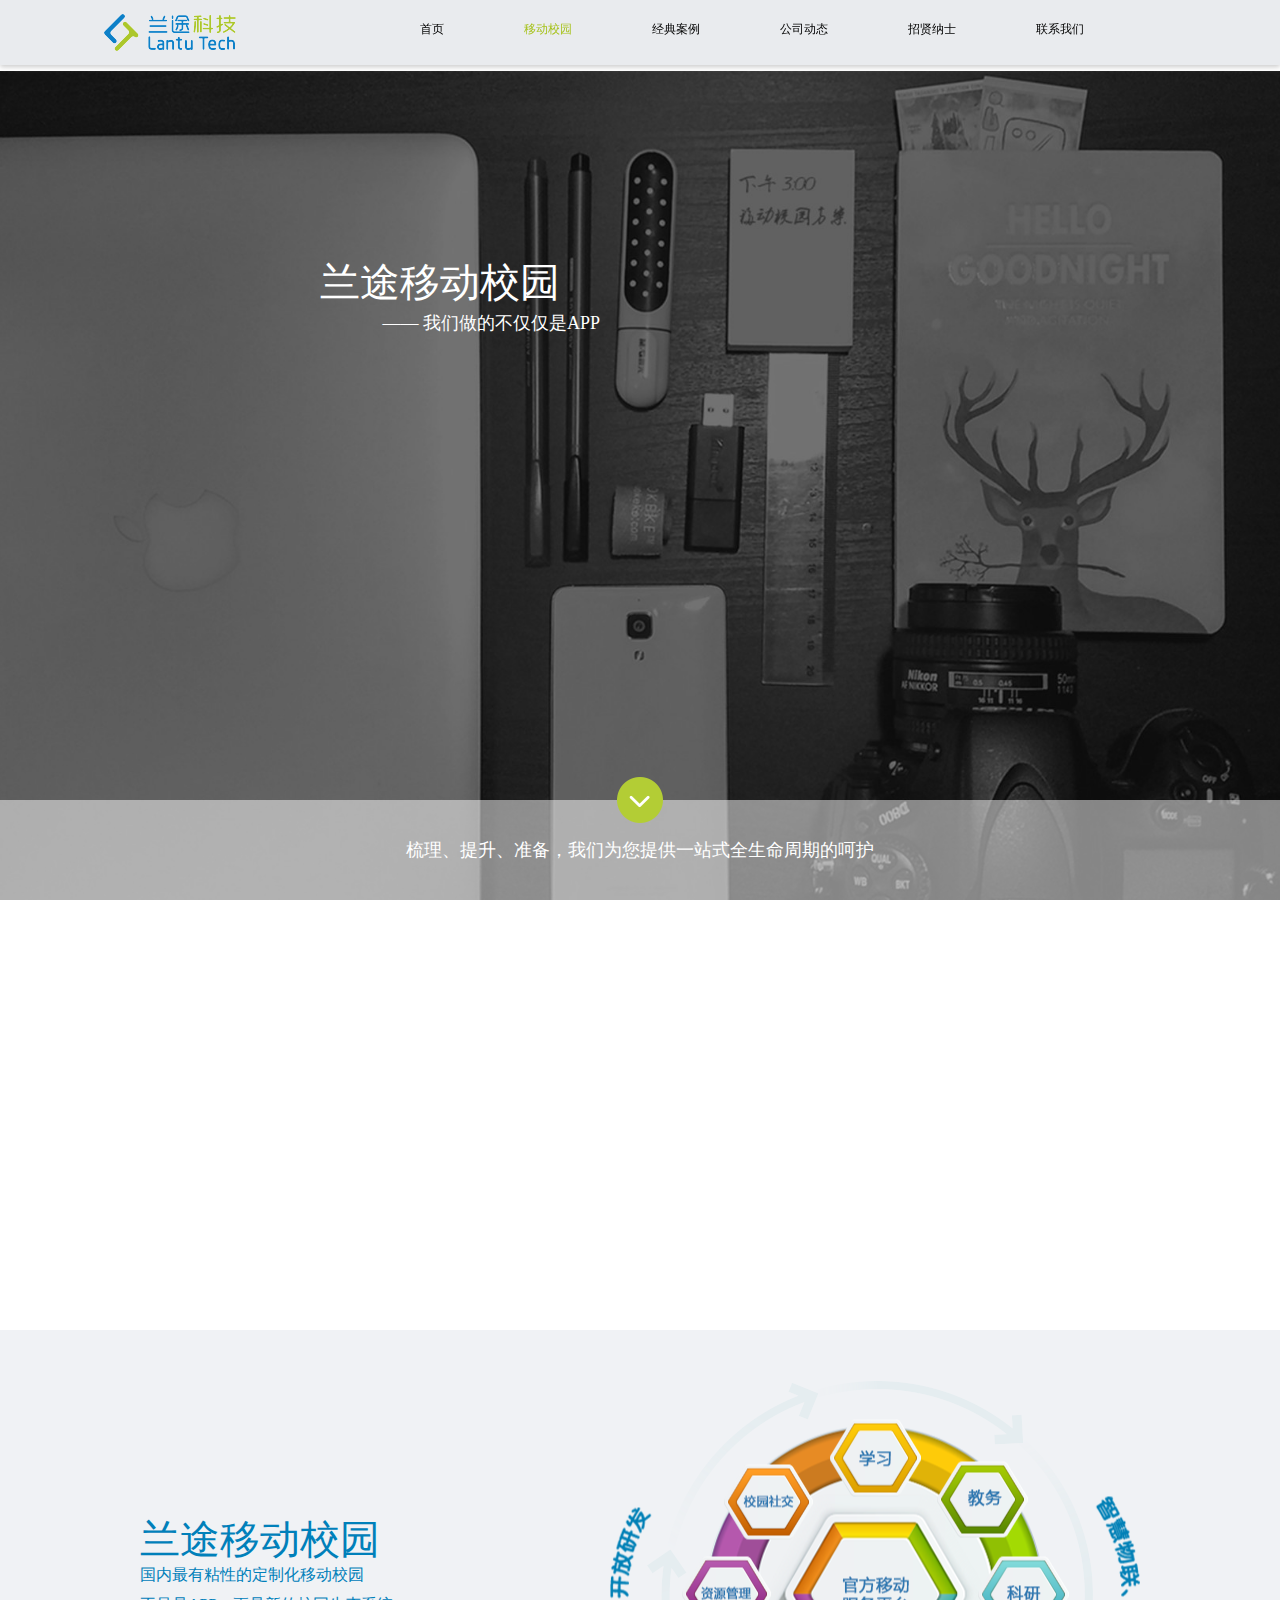
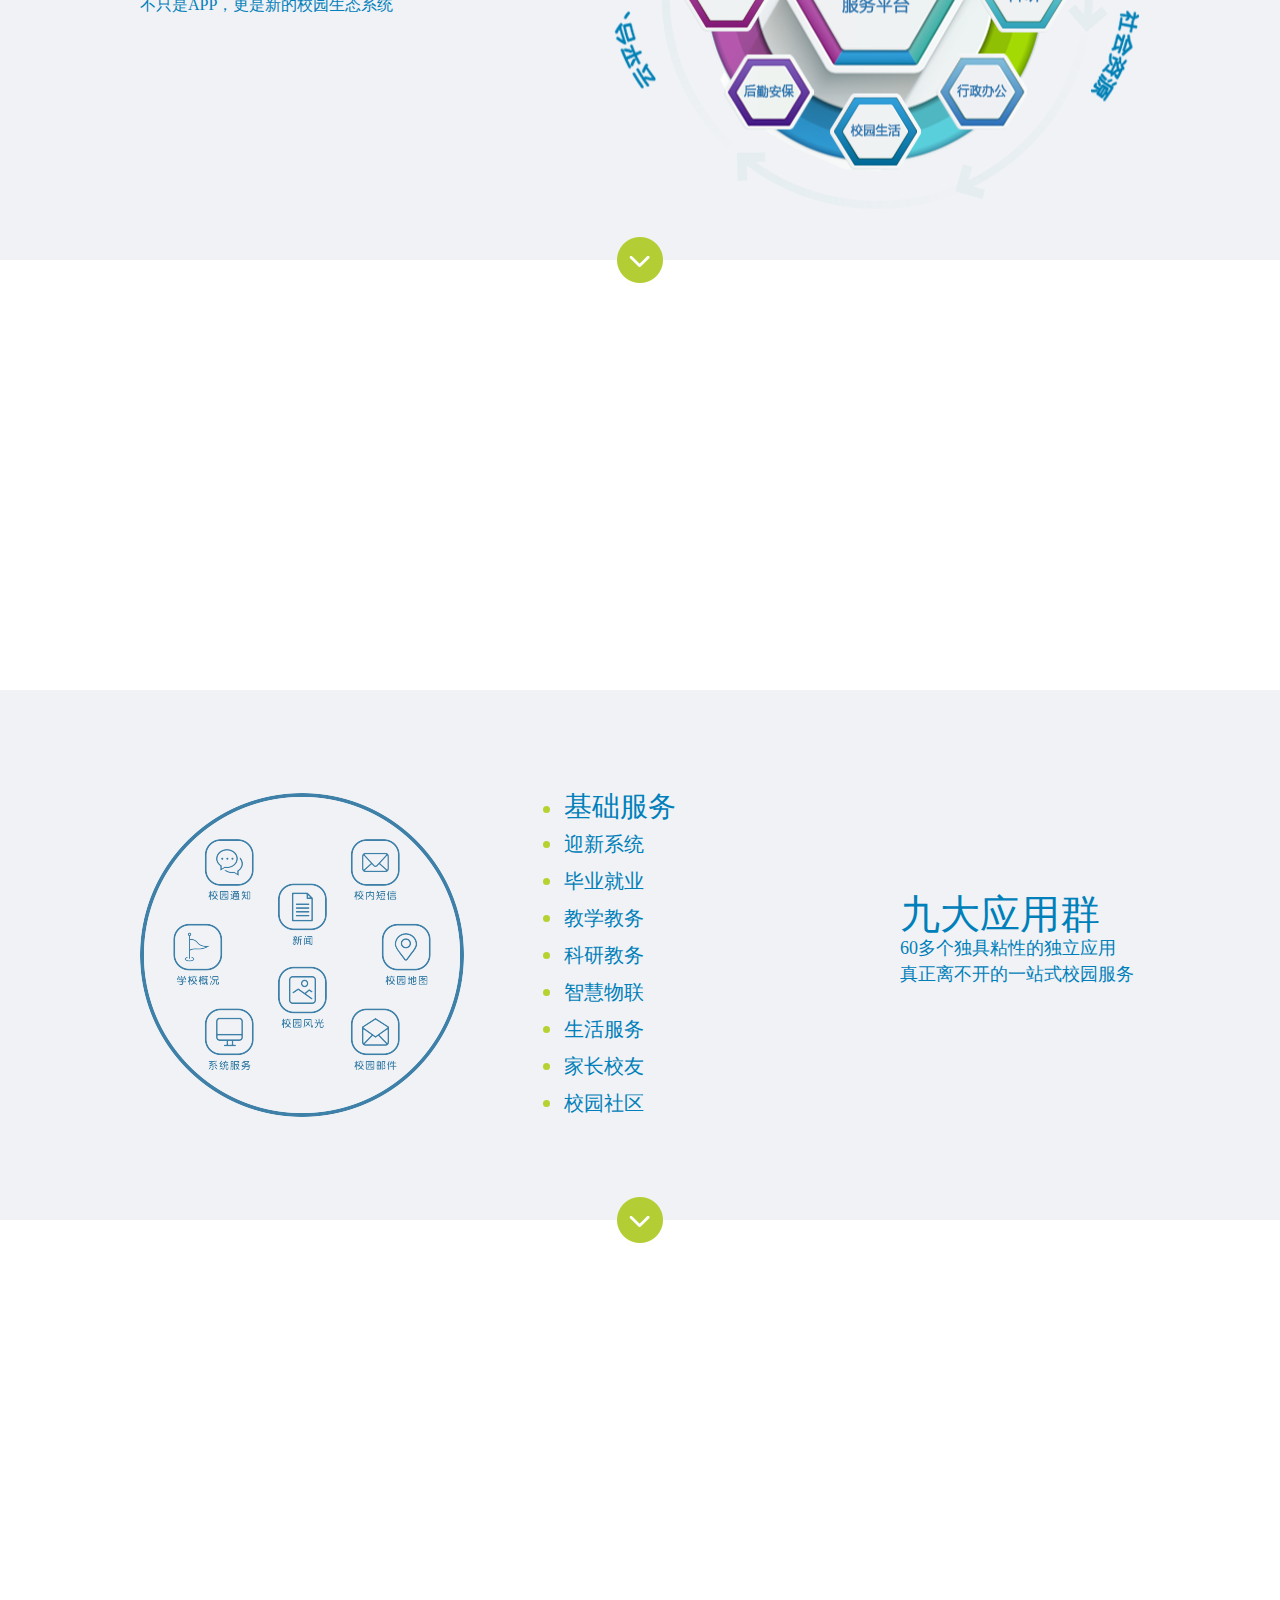
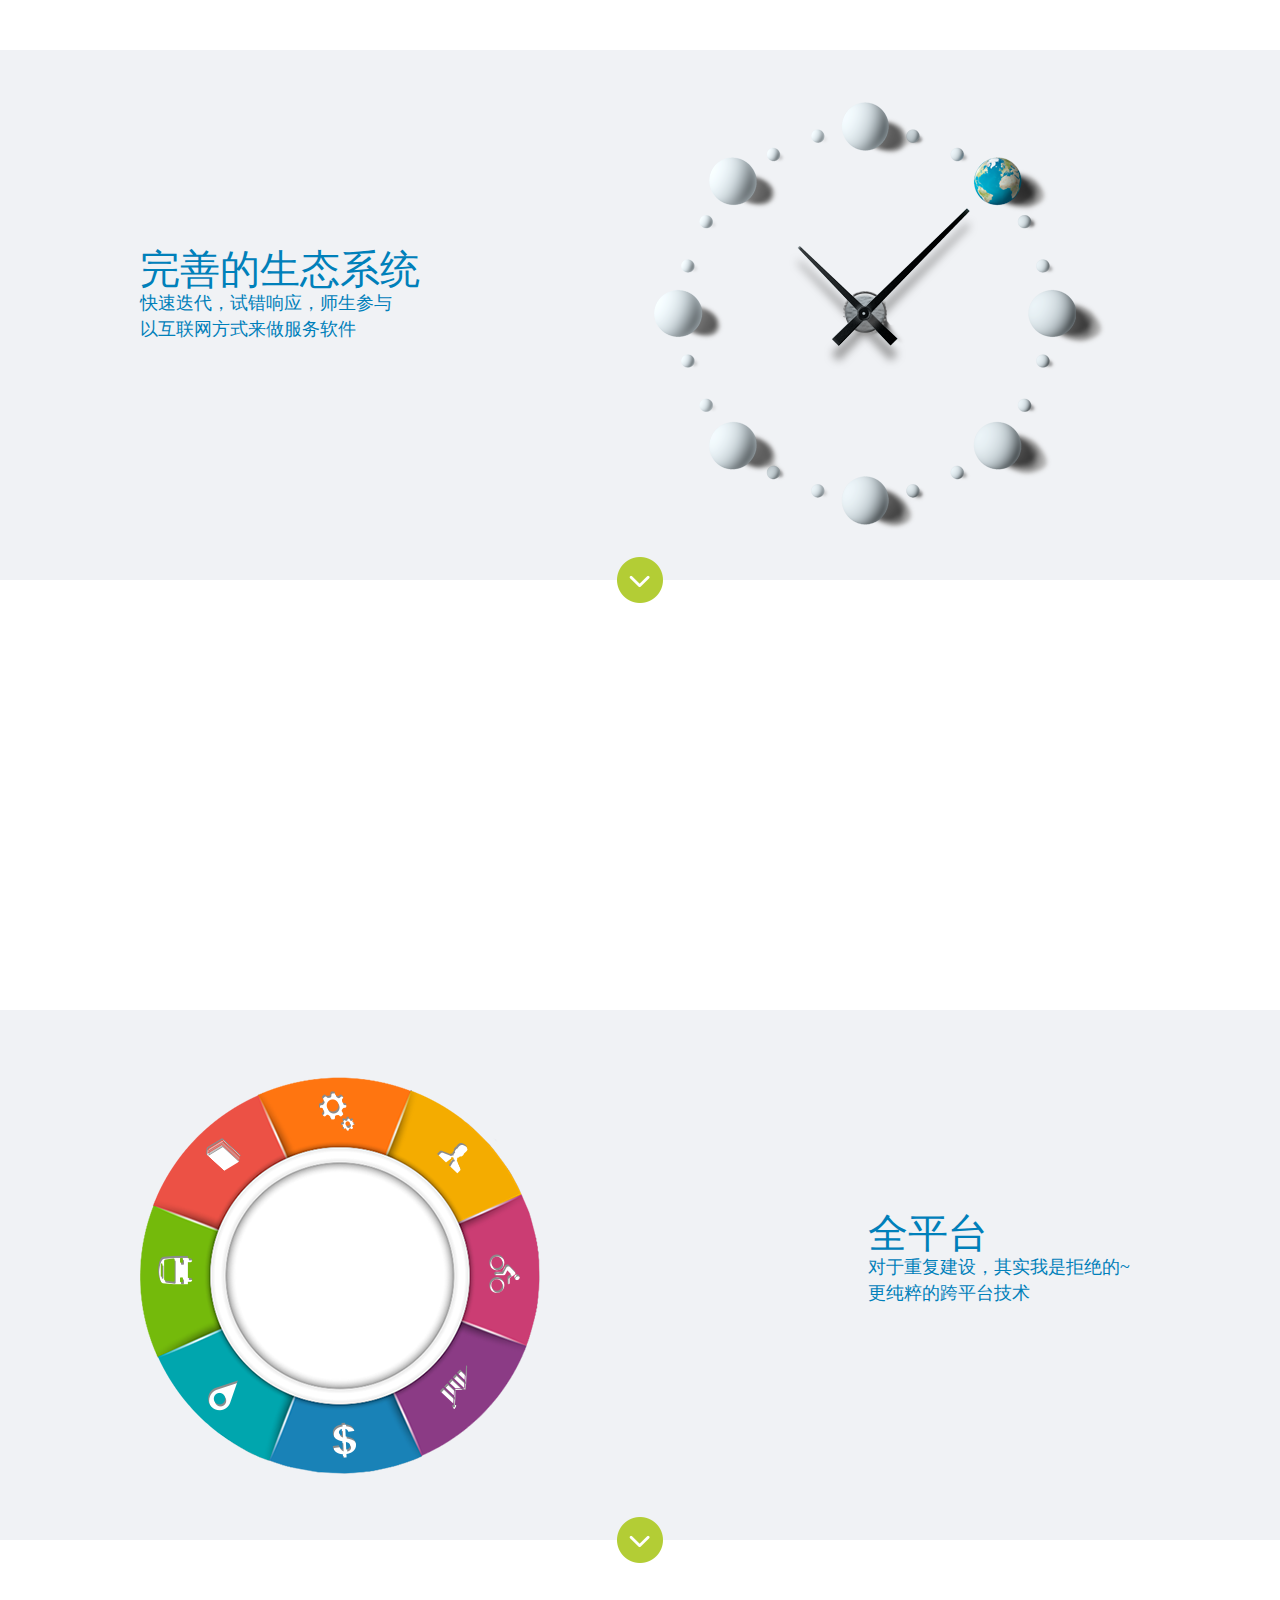
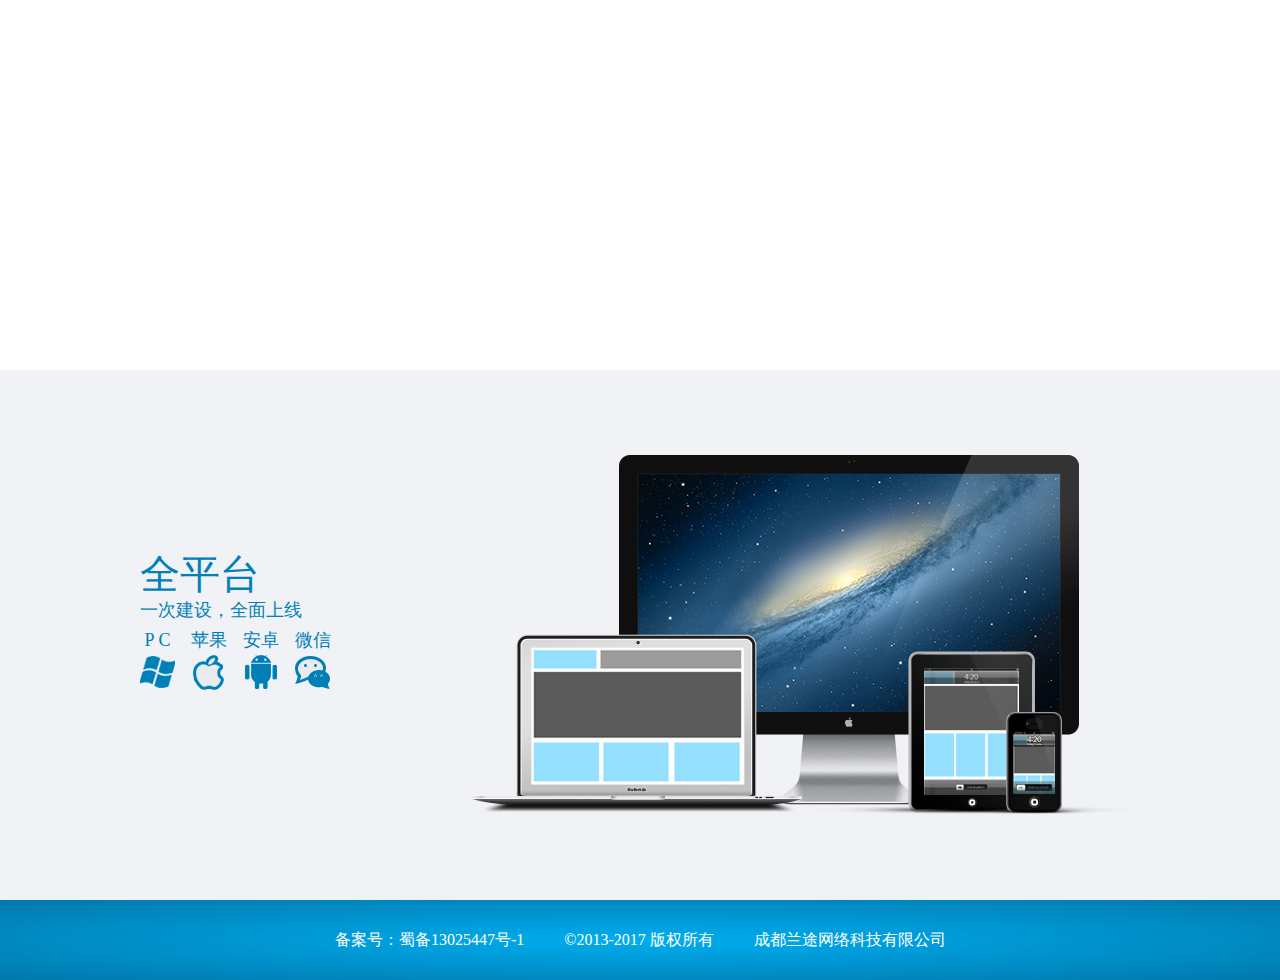
<file: campus.html>
<!DOCTYPE html>
<html lang="en">
<head>
    <meta charset="UTF-8">
    <meta name="Author" content="作者">
    <meta name="keywords" content="关键字">
    <meta name="description" content="描述">
    <title>兰途科技-移动校园</title>
    <link rel="icon" href="images/fav.ico">
    <link rel="stylesheet" href="css/reset.css">
    <link rel="stylesheet" href="css/common.css">
    <link rel="stylesheet" href="css/campus.css">
    <link rel="stylesheet" href="css/campusMedia.css">
    <script type='text/javascript' src="js/jquery-3.0.0.min.js"></script>
</head>
<body>
    <!--header Start-->
    <div class="header">
        <div class="h-main">
            <div class="logo"><a href="lantu.html"><img src="images/logo.png" alt=""></a></div>
            <div class="h-m-nav">
                <ul class="list1">
                    <li><a href="lantu.html">首页</a></li>
                    <li class="active"><a href="campus.html">移动校园</a></li>
                    <li><a href="case.html">经典案例</a></li>
                    <li><a href="news.html">公司动态</a></li>
                    <li><a href="join.html">招贤纳士</a></li>
                    <li><a href="contact.html">联系我们</a></li>
                </ul>
                <ul class="list2">
                    <li><a href="lantu.html">首页</a></li>
                    <li class="active"><a href="campus.html">移动校园</a></li>
                    <li><a href="case.html">经典案例</a></li>
                    <li class="more" onselectstart="return false">更多 <img src="images/lantu/nav_icon.png" alt="">
                        <div class="more-hide">
                            <ul>
                                <li><a href="news.html">行业新闻</a></li>
                                <li><a href="join.html">招贤纳士</a></li>
                                <li><a href="contact.html">联系我们</a></li>
                                <li><a href="">兰途家族</a></li>
                            </ul>
                        </div>
                    </li>
                </ul>
            </div>
        </div>
    </div>
    <!--ENd header-->
    <!--content Start-->
    <div class="content">
        <div class="part part1">
            <div class="title">
                <p class="p1">兰途移动校园</p>
                <p class="p2">—— 我们做的不仅仅是APP</p>
            </div>
            <div class="bottom">
                梳理、提升、准备，我们为您提供一站式全生命周期的呵护
                <p class="btn"></p>
            </div>
        </div>
        <div class="bg bg1"></div>
        <div class="part part2">
            <div class="wrap">
                <div class="left">
                    <p class="p1">兰途移动校园</p>
                    <p class="p2">国内最有粘性的定制化移动校园</p>
                    <p class="p3">不只是APP，更是新的校园生态系统</p>
                </div>
                <div class="right">
                    <p class="p1"><img src="images/campus/m3.png" alt=""></p>
                    <p class="p2"><img src="images/campus/ct3_out.png" alt=""></p>
                </div>
            </div>
            <p class="btn"></p>
        </div>
        <div class="bg bg2"></div>
        <div class="part part3">
            <div class="wrap">
                <div class="first">
                    <p class="p1">九大应用群</p>
                    <p class="p2">60多个独具粘性的独立应用</p>
                    <p class="p3">真正离不开的一站式校园服务</p>
                </div>
                <div class="second">
                    <ul>
                        <li class="l1"></li>
                        <li class="l2"></li>
                        <li class="l3"></li>
                        <li class="l4"></li>
                        <li class="l5"></li>
                        <li class="l6"></li>
                        <li class="l7"></li>
                        <li class="l8"></li>
                        <li class="l9"></li>
                    </ul>
                </div>
                <div class="three">
                    <ul>
                        <li class="active"><span>基础服务</span></li>
                        <li><span>迎新系统</span></li>
                        <li><span>毕业就业</span></li>
                        <li><span>教学教务</span></li>
                        <li><span>科研教务</span></li>
                        <li><span>智慧物联</span></li>
                        <li><span>生活服务</span></li>
                        <li><span>家长校友</span></li>
                        <li><span>校园社区</span></li>
                    </ul>
                </div>
            </div>
            <p class="btn"></p>
        </div>
        <div class="bg bg3"></div>
        <div class="part part4">
            <div class="wrap">
                <div class="first">
                    <p class="p1">完善的生态系统</p>
                    <p class="p2"> 快速迭代，试错响应，师生参与</p>
                    <p class="p3">以互联网方式来做服务软件</p>
                </div>
                <div class="second">
                    <p class="p1">
                        <img src="images/campus/m7.png" alt="">
                    </p>
                    <p class="p2">
                        <img src="images/campus/m7_c.png" alt="">
                    </p>
                </div>
            </div>
            <p class="btn"></p>
        </div>
        <div class="bg bg4"></div>
        <div class="part part5">
            <div class="wrap">
                <div class="first">
                    <p class="p1">全平台</p>
                    <p class="p2">对于重复建设，其实我是拒绝的~</p>
                    <p class="p3">更纯粹的跨平台技术</p>
                </div>
                <div class="second">
                    <div class="p5-img">
                        <img src="images/campus/m9.png" alt="">
                    </div>
                </div>
            </div>
            <p class="btn"></p>
        </div>
        <div class="bg bg5"></div>
        <div class="part part6">
            <div class="wrap">
                <div class="first">
                    <p class="p1">全平台</p>
                    <p class="p2">一次建设，全面上线</p>
                    <div class="p3">
                        <ul>
                            <li><span>P C</span><img src="images/campus/m11_win.png" alt=""></li>
                            <li><span>苹果</span><img src="images/campus/m11_ios.png" alt=""></li>
                            <li><span>安卓</span><img src="images/campus/m11_an.png" alt=""></li>
                            <li><span>微信</span><img src="images/campus/m11_we.png" alt=""></li>
                        </ul>
                    </div>
                </div>
                <div class="second">
                    <img src="images/campus/m11.png" alt="">
                </div>
            </div>
        </div>
    </div>
    <!--End start-->
    <!--footer Start-->
    <div class="footer">
        <div class="f-p">
            <p class="p1">备案号：蜀备13025447号-1</p>
            <p class="p2">©2013-2017 版权所有</p>
            <p class="p3">成都兰途网络科技有限公司</p>
        </div>
    </div>
    <!--End footer-->
<script type="text/javascript" src="js/campus.js"></script>
<script type="text/javascript" src="js/common.js"></script>
</body>
</html>
</file>
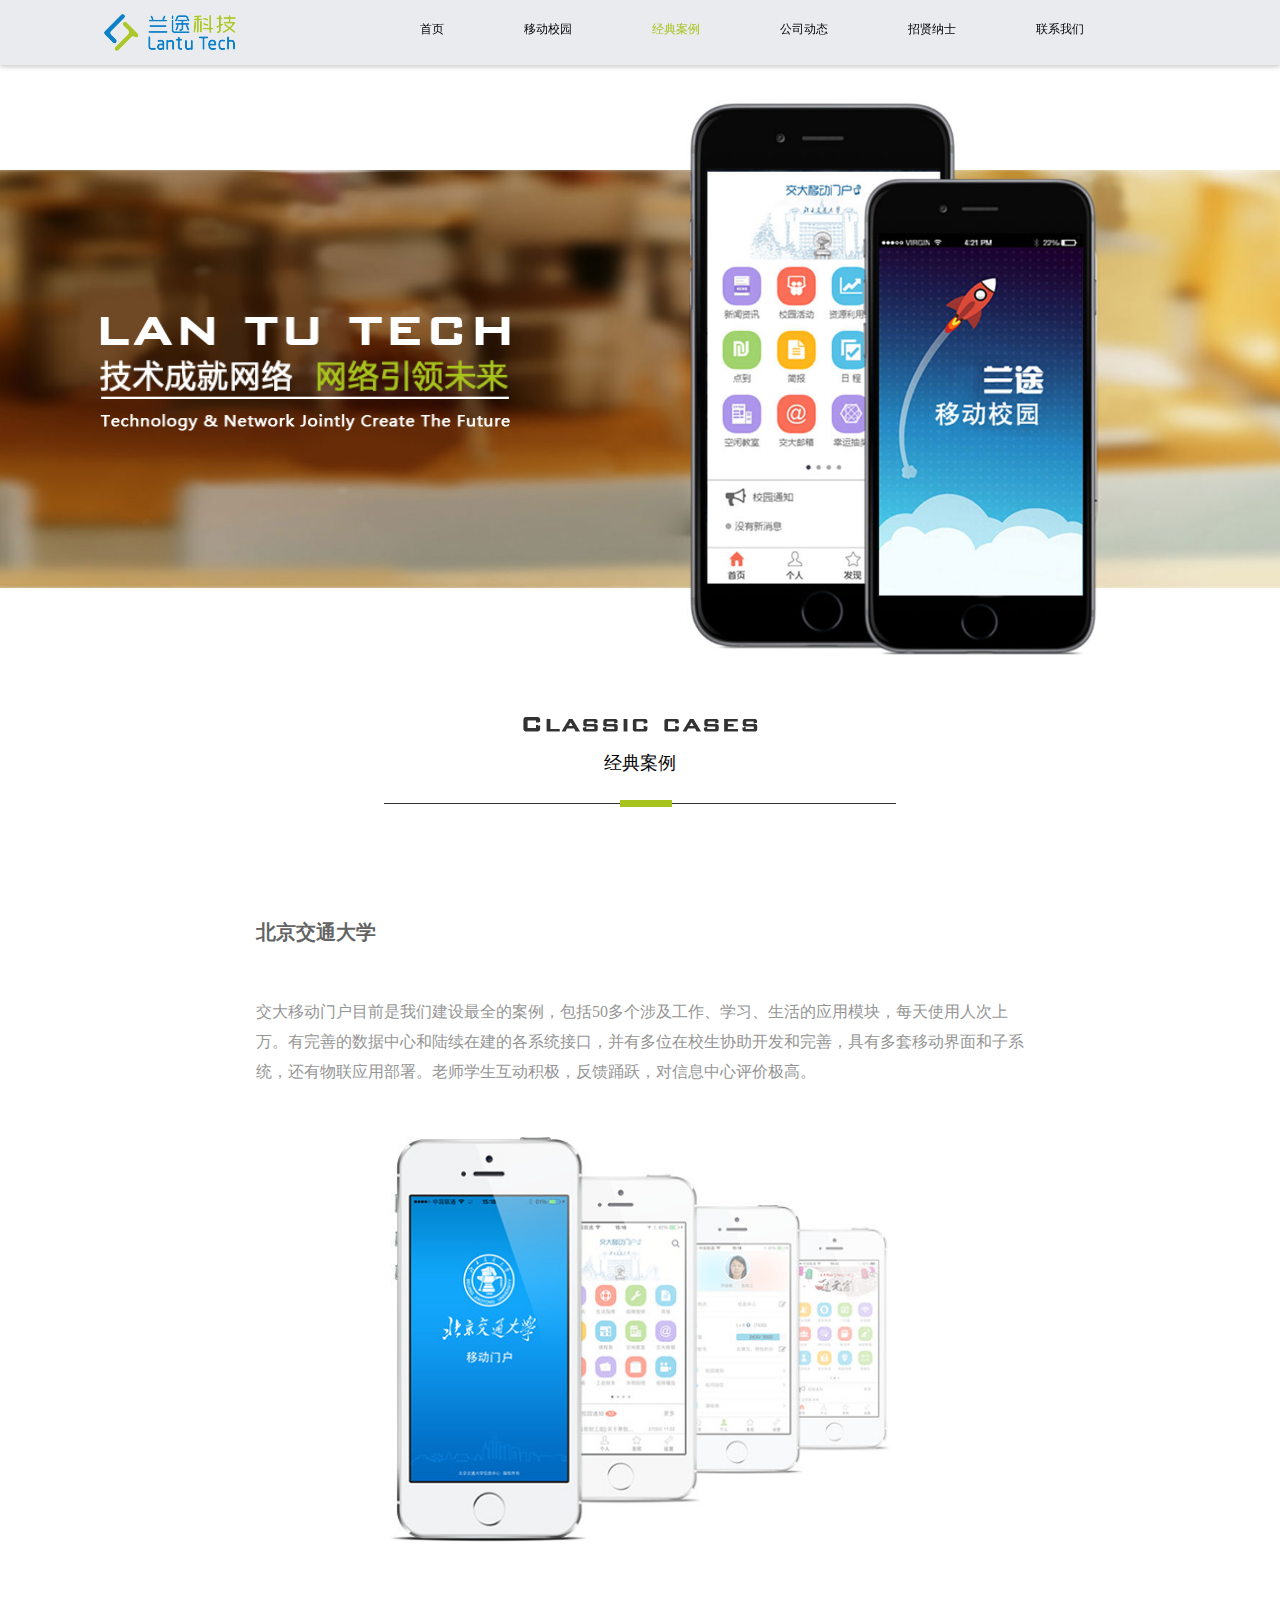
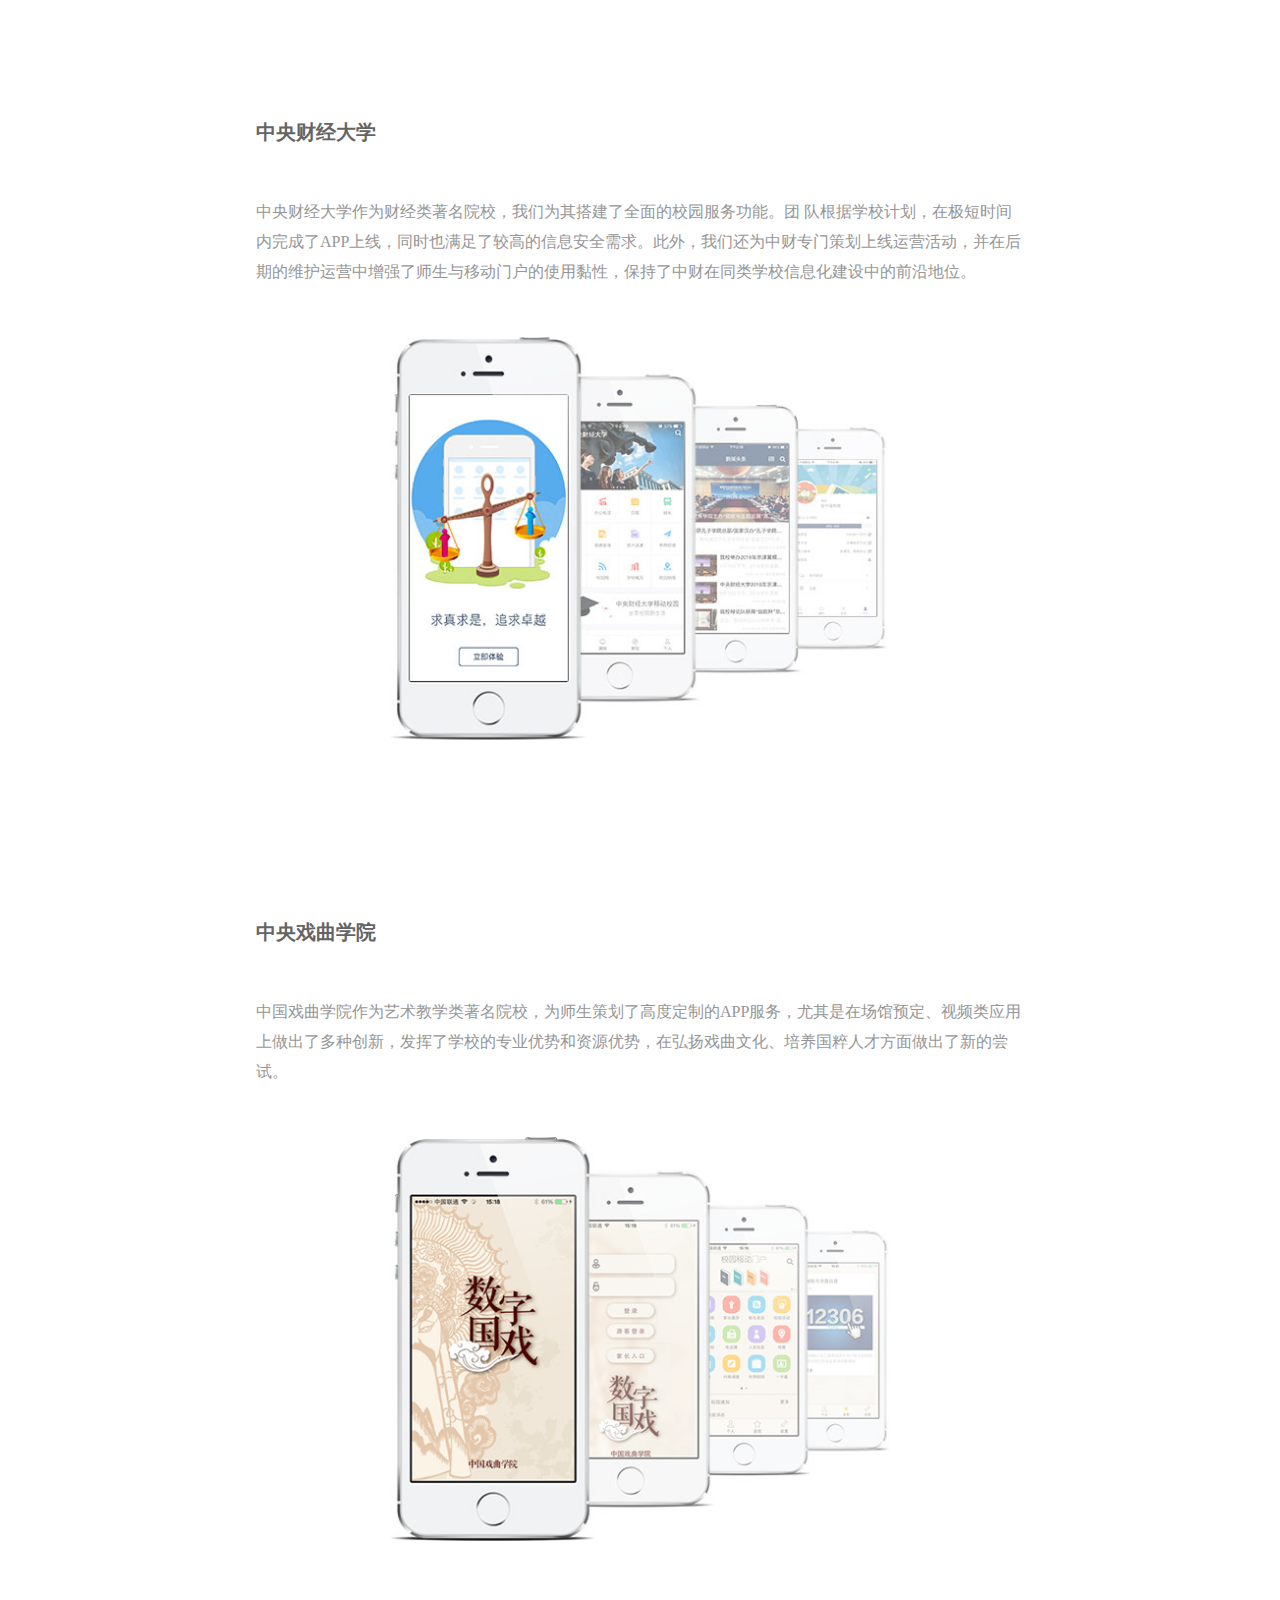
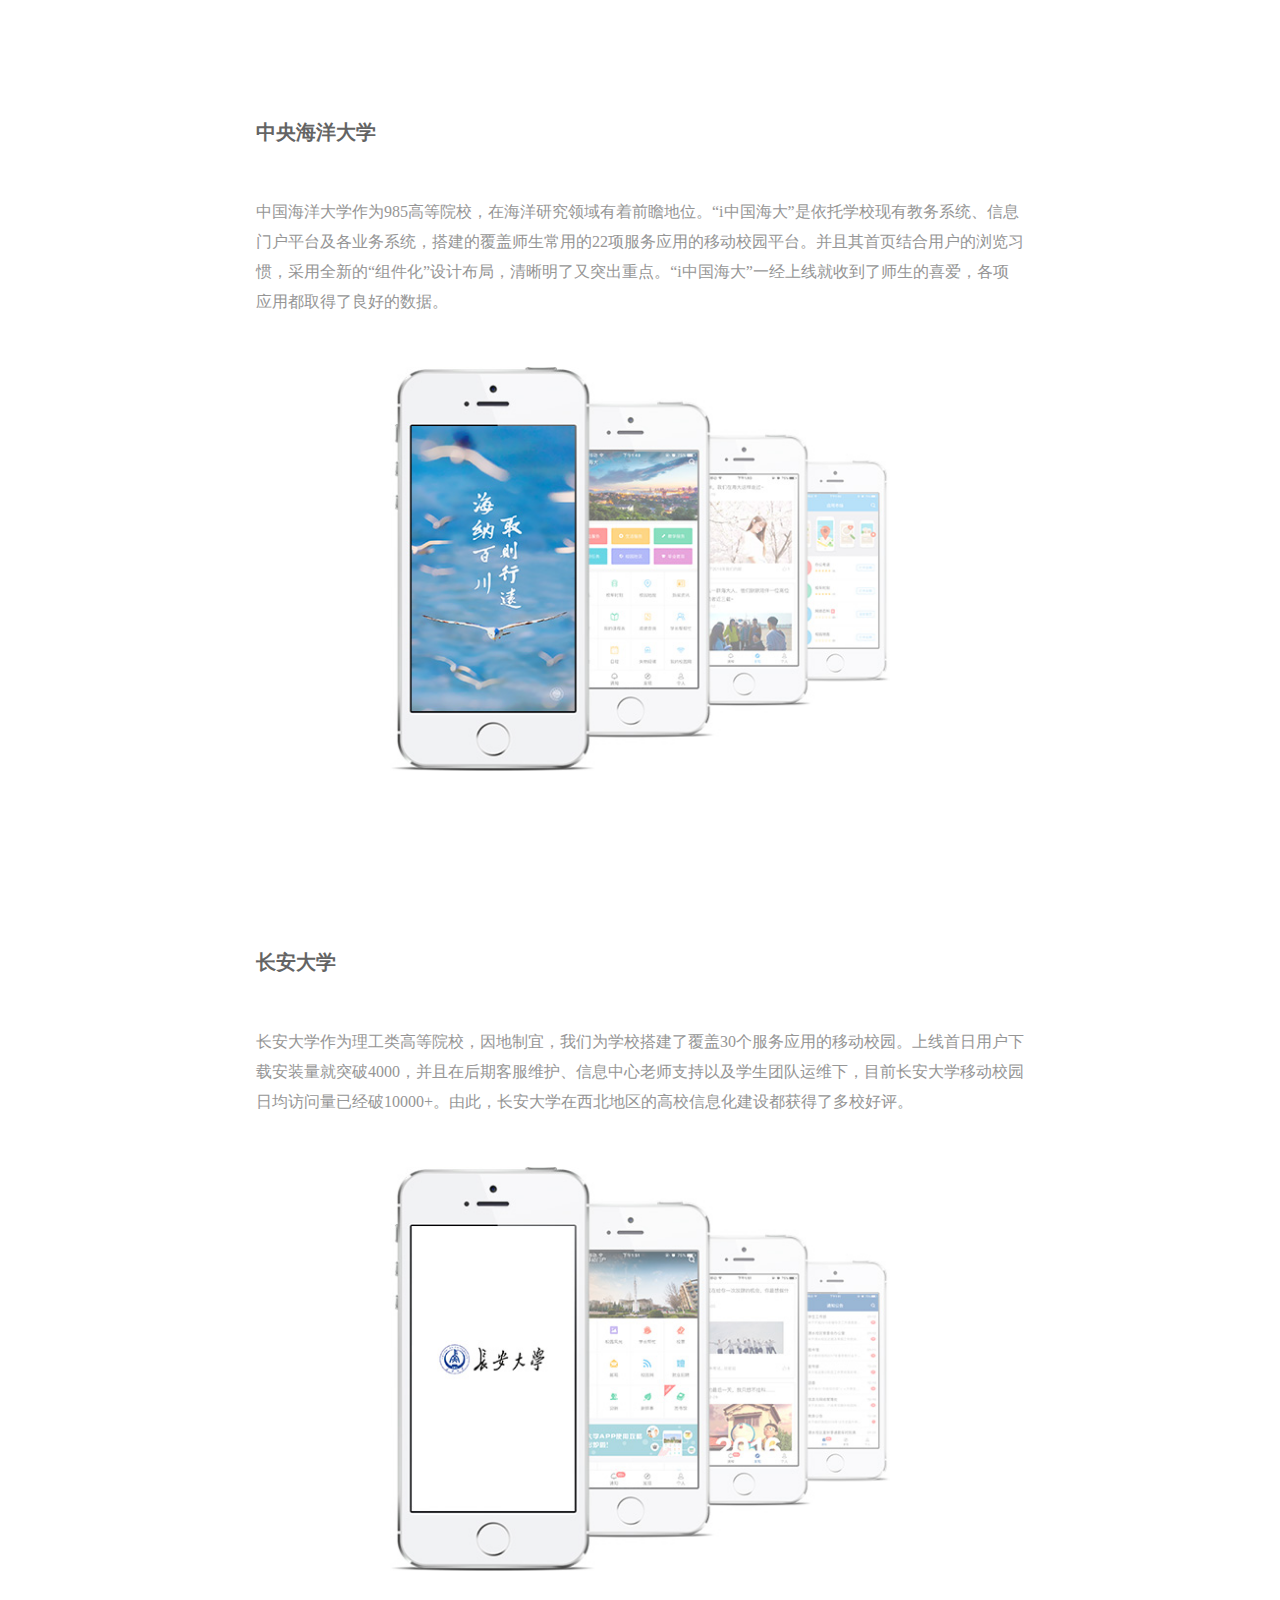
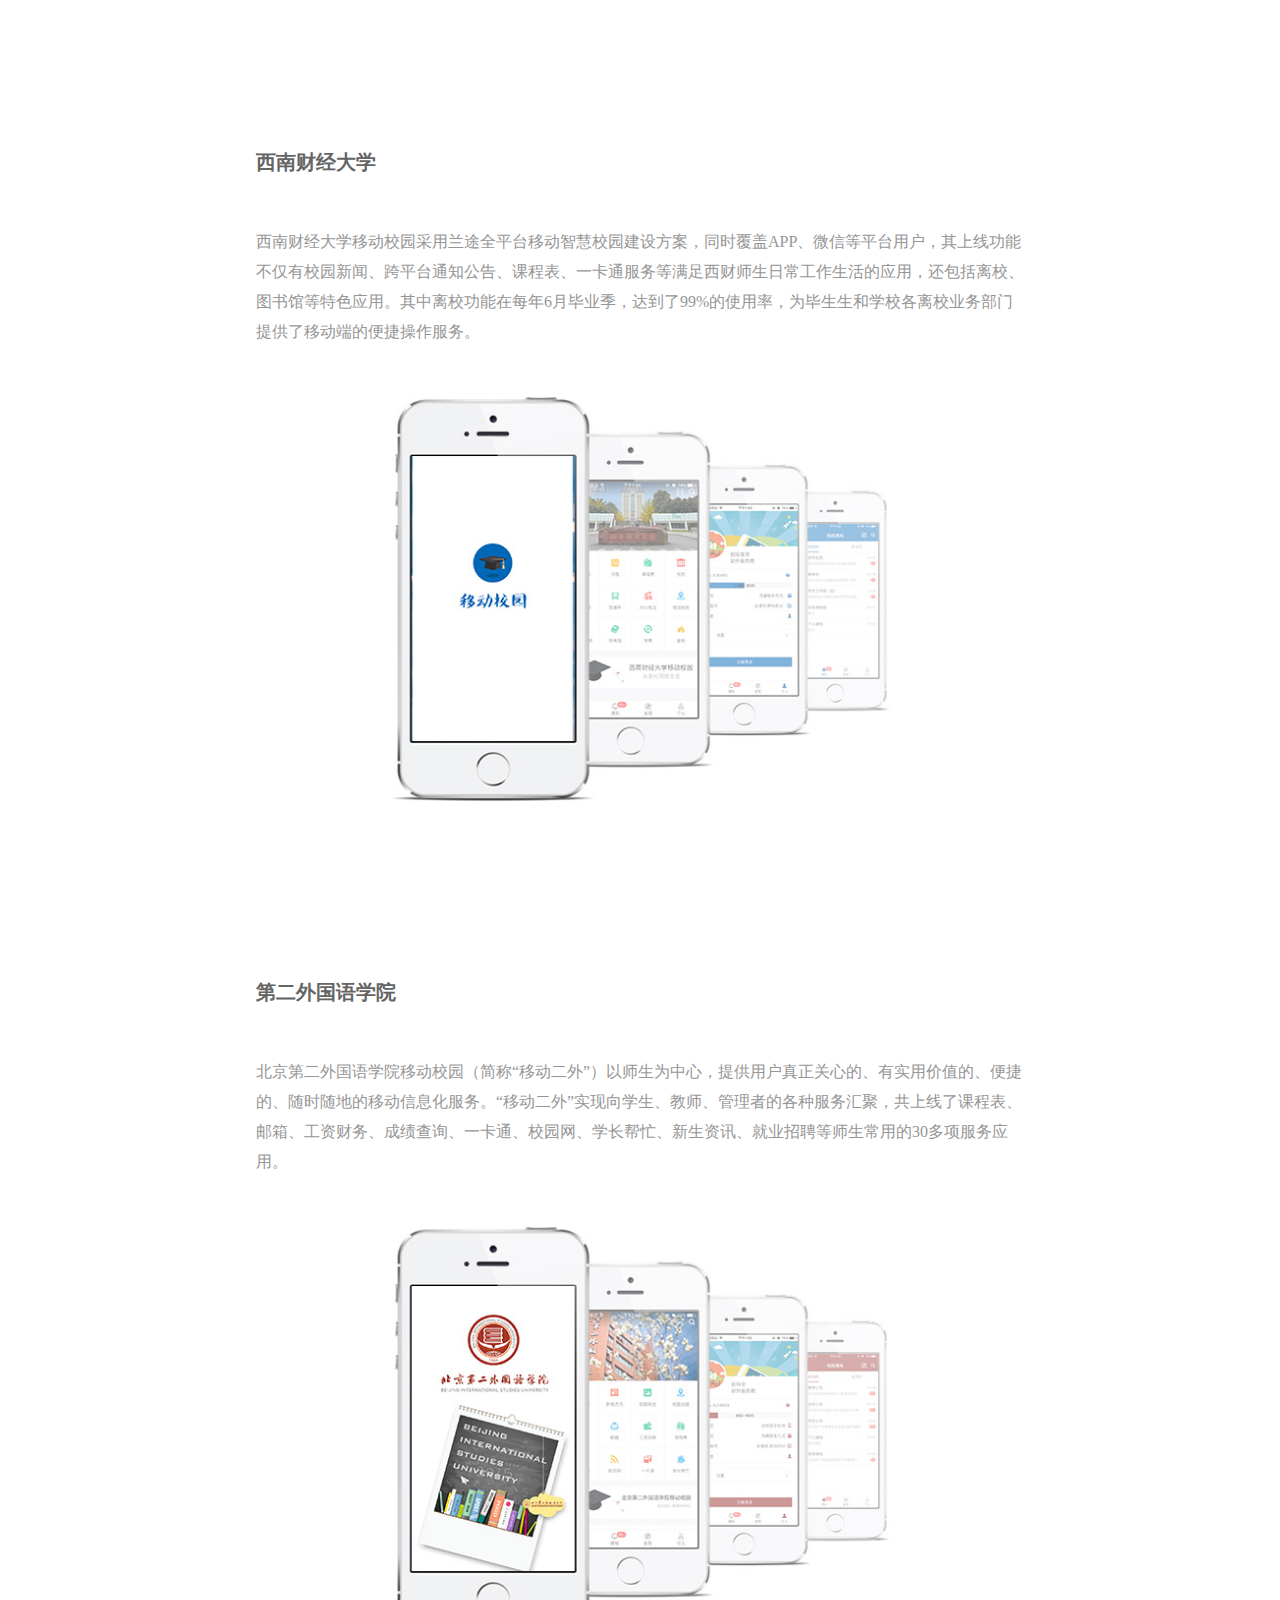
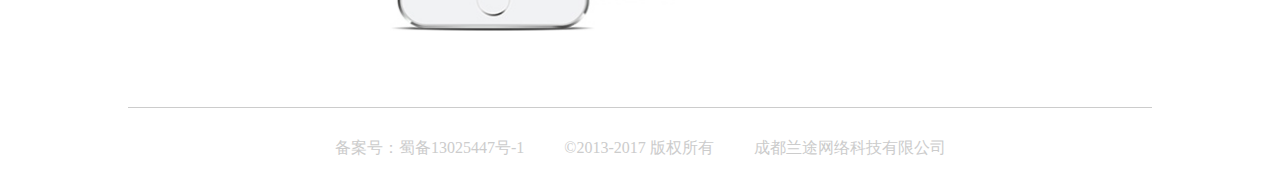
<file: case.html>
<!DOCTYPE html>
<html lang="en">
<head>
    <meta charset="UTF-8">
    <meta name="Author" content="作者">
    <meta name="keywords" content="关键字">
    <meta name="description" content="描述">
    <title>Title</title>
    <link rel="icon" href="images/fav.ico">
    <link rel="stylesheet" href="css/reset.css">
    <link rel="stylesheet" href="css/common.css">
    <link rel="stylesheet" href="css/case.css">
    <link rel="stylesheet" href="css/caseMedia.css">
    <script type="text/javascript" src="js/jquery-3.0.0.min.js"></script>
</head>
<body>
    <!--header Start-->
    <div class="header">
        <div class="h-main">
            <div class="logo"><a href="lantu.html"><img src="images/logo.png" alt=""></a></div>
            <div class="h-m-nav">
                <ul class="list1">
                    <li><a href="lantu.html">首页</a></li>
                    <li><a href="campus.html">移动校园</a></li>
                    <li class="active"><a href="case.html">经典案例</a></li>
                    <li><a href="news.html">公司动态</a></li>
                    <li><a href="join.html">招贤纳士</a></li>
                    <li><a href="contact.html">联系我们</a></li>
                </ul>
                <ul class="list2">
                    <li><a href="lantu.html">首页</a></li>
                    <li><a href="campus.html">移动校园</a></li>
                    <li class="active"><a href="case.html">经典案例</a></li>
                    <li class="more" onselectstart="return false">更多 <img src="images/lantu/nav_icon.png" alt="">
                        <div class="more-hide">
                            <ul>
                                <li><a href="news.html">行业新闻</a></li>
                                <li><a href="join.html">招贤纳士</a></li>
                                <li><a href="contact.html">联系我们</a></li>
                                <li><a href="">兰途家族</a></li>
                            </ul>
                        </div>
                    </li>
                </ul>
            </div>
        </div>
    </div>
    <!--ENd header-->
    <div class="top">
        <div class="t-main">
            <p class="p1">
                <img src="images/case/b_d1.png" alt="">
            </p>
            <p class="p2">
                <img src="images/case/b_d2.png" alt="">
            </p>
            <p class="p3">
                <img src="images/case/b_d3.png" alt="">
            </p>
        </div>
    </div>
    <div class="container">
        <div class="c-top">
            <img src="images/case/t_c.png" alt="">
            <p>经典案例</p>
        </div>
        <div class="c-main">
            <div class="bjjt">
                <h2 class="title">北京交通大学</h2>
                <p>交大移动门户目前是我们建设最全的案例，包括50多个涉及工作、学习、生活的应用模块，每天使用人次上万。有完善的数据中心和陆续在建的各系统接口，并有多位在校生协助开发和完善，具有多套移动界面和子系统，还有物联应用部署。老师学生互动积极，反馈踊跃，对信息中心评价极高。</p>
                <div class="img">
                    <img src="images/case/ct1.jpg" alt="">
                </div>
            </div>
            <div class="zycj">
                <h2 class="title">中央财经大学</h2>
                <p>中央财经大学作为财经类著名院校，我们为其搭建了全面的校园服务功能。团 队根据学校计划，在极短时间内完成了APP上线，同时也满足了较高的信息安全需求。此外，我们还为中财专门策划上线运营活动，并在后期的维护运营中增强了师生与移动门户的使用黏性，保持了中财在同类学校信息化建设中的前沿地位。</p>
                <div class="img">
                    <img src="images/case/ct2.jpg" alt="">
                </div>
            </div>
            <div class="zyxq">
                <h2 class="title">中央戏曲学院</h2>
                <p>中国戏曲学院作为艺术教学类著名院校，为师生策划了高度定制的APP服务，尤其是在场馆预定、视频类应用上做出了多种创新，发挥了学校的专业优势和资源优势，在弘扬戏曲文化、培养国粹人才方面做出了新的尝试。</p>
                <div class="img">
                    <img src="images/case/ct3.jpg" alt="">
                </div>
            </div>
            <div class="zyhy">
                <h2 class="title">中央海洋大学</h2>
                <p>中国海洋大学作为985高等院校，在海洋研究领域有着前瞻地位。“i中国海大”是依托学校现有教务系统、信息门户平台及各业务系统，搭建的覆盖师生常用的22项服务应用的移动校园平台。并且其首页结合用户的浏览习惯，采用全新的“组件化”设计布局，清晰明了又突出重点。“i中国海大”一经上线就收到了师生的喜爱，各项应用都取得了良好的数据。</p>
                <div class="img">
                    <img src="images/case/ct4.jpg" alt="">
                </div>
            </div>
            <div class="cadx">
                <h2 class="title">长安大学</h2>
                <p>长安大学作为理工类高等院校，因地制宜，我们为学校搭建了覆盖30个服务应用的移动校园。上线首日用户下载安装量就突破4000，并且在后期客服维护、信息中心老师支持以及学生团队运维下，目前长安大学移动校园日均访问量已经破10000+。由此，长安大学在西北地区的高校信息化建设都获得了多校好评。</p>
                <div class="img">
                    <img src="images/case/ct5.jpg" alt="">
                </div>
            </div>
            <div class="xncj">
                <h2 class="title">西南财经大学</h2>
                <p>西南财经大学移动校园采用兰途全平台移动智慧校园建设方案，同时覆盖APP、微信等平台用户，其上线功能不仅有校园新闻、跨平台通知公告、课程表、一卡通服务等满足西财师生日常工作生活的应用，还包括离校、图书馆等特色应用。其中离校功能在每年6月毕业季，达到了99%的使用率，为毕生生和学校各离校业务部门提供了移动端的便捷操作服务。</p>
                <div class="img">
                    <img src="images/case/ct6.jpg" alt="">
                </div>
            </div>
            <div class="wgy">
                <h2 class="title">第二外国语学院</h2>
                <p>北京第二外国语学院移动校园（简称“移动二外”）以师生为中心，提供用户真正关心的、有实用价值的、便捷的、随时随地的移动信息化服务。“移动二外”实现向学生、教师、管理者的各种服务汇聚，共上线了课程表、邮箱、工资财务、成绩查询、一卡通、校园网、学长帮忙、新生资讯、就业招聘等师生常用的30多项服务应用。</p>
                <div class="img">
                    <img src="images/case/ct7.jpg" alt="">
                </div>
            </div>
        </div>
    </div>
    <div class="footer">
        <div class="border"></div>
        <div class="f-p">
            <p class="p1">备案号：蜀备13025447号-1</p>
            <p class="p2">©2013-2017 版权所有</p>
            <p class="p3">成都兰途网络科技有限公司</p>
        </div>
    </div>
    <script type="text/javascript" src="js/common.js"></script>
</body>
</html>
</file>
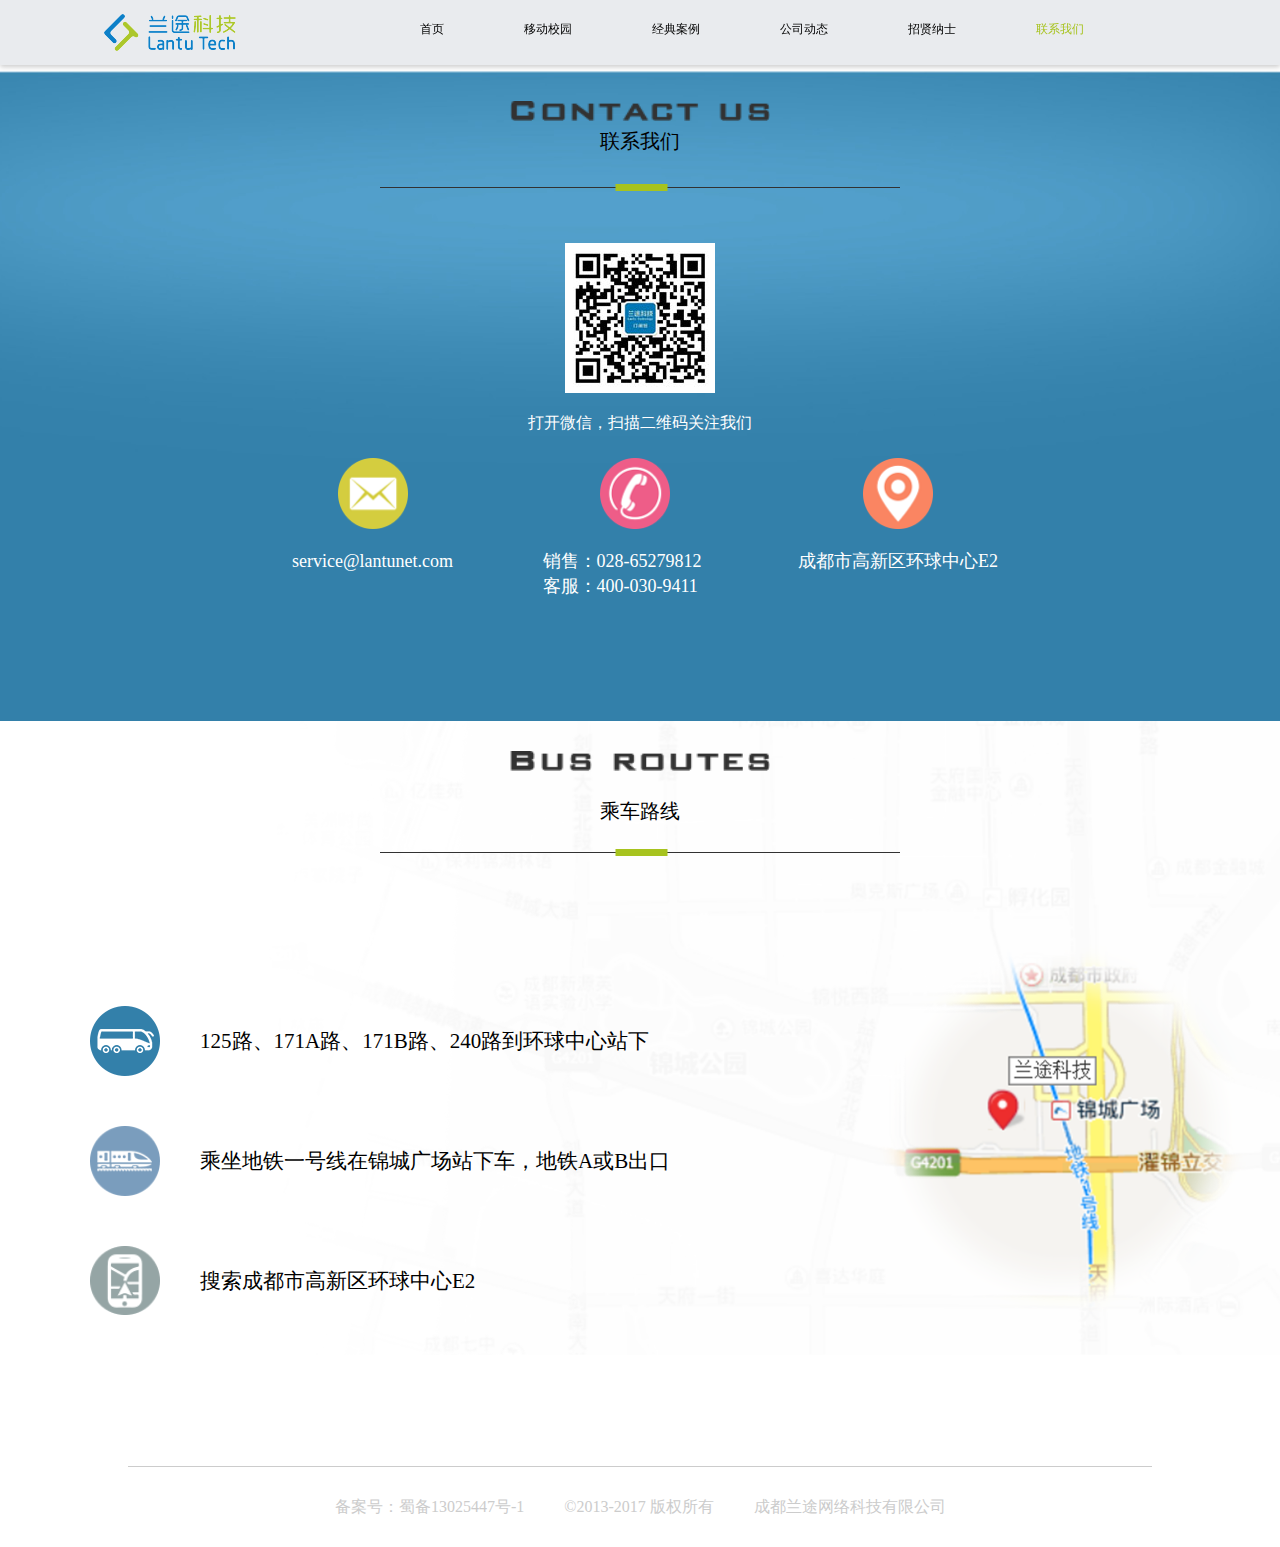
<file: contact.html>
<!DOCTYPE html>
<html lang="en">
<head>
    <meta charset="UTF-8">
    <meta name="Author" content="作者">
    <meta name="keywords" content="关键字">
    <meta name="description" content="描述">
    <title>兰途科技-联系我们</title>
    <link rel="icon" href="images/fav.ico">
    <link rel="stylesheet" href="css/reset.css">
    <link rel="stylesheet" href="css/common.css">
    <link rel="stylesheet" href="css/contact.css">
    <link rel="stylesheet" href="css/contactMedia.css">
    <script type="text/javascript" src="js/jquery-3.0.0.min.js"></script>
</head>
<body>
    <!--header Start-->
    <div class="header">
        <div class="h-main">
            <div class="logo"><a href="lantu.html"><img src="images/logo.png" alt=""></a></div>
            <div class="h-m-nav">
                <ul class="list1">
                    <li><a href="lantu.html">首页</a></li>
                    <li><a href="campus.html">移动校园</a></li>
                    <li><a href="case.html">经典案例</a></li>
                    <li><a href="news.html">公司动态</a></li>
                    <li><a href="join.html">招贤纳士</a></li>
                    <li class="active"><a href="contact.html">联系我们</a></li>
                </ul>
                <ul class="list2">
                    <li><a href="lantu.html">首页</a></li>
                    <li><a href="campus.html">移动校园</a></li>
                    <li><a href="case.html">经典案例</a></li>
                    <li class="more" onselectstart="return false">更多 <img src="images/lantu/nav_icon.png" alt="">
                        <div class="more-hide">
                            <ul>
                                <li><a href="news.html">行业新闻</a></li>
                                <li><a href="join.html">招贤纳士</a></li>
                                <li class="active"><a href="contact.html">联系我们</a></li>
                                <li><a href="">兰途家族</a></li>
                            </ul>
                        </div>
                    </li>
                </ul>
            </div>
        </div>
    </div>
    <!--ENd header-->
    <div class="top">
        <div class="t-bg">
            <div class="bg-title">
                <img src="images/contact/t_c.png" alt="">
                <p>联系我们</p>
            </div>
            <div class="bg-wx">
                <div class="wx-img">
                    <img src="images/contact/wx.jpg" alt="">
                </div>
                <p>打开微信，扫描二维码关注我们</p>
            </div>
            <ul>
                <li class="bg-email">
                    <div class="li-bg">
                        <img src="images/contact/bg_email.png" alt="">
                    </div>
                    <span>service@lantunet.com</span>
                </li>
                <li class="bg-phone">
                    <div class="li-bg">
                        <img src="images/contact/bg_phone.png" alt="">
                    </div>
                    <span style="text-align: left">
                        销售：028-65279812 <br>
                        客服：400-030-9411
                    </span>
                </li>
                <li class="bg-location">
                    <div class="li-bg">
                        <img src="images/contact/bg_location.png" alt="">
                    </div>
                    <span>成都市高新区环球中心E2</span>
                </li>
            </ul>
        </div>
    </div>
    <div class="container">
        <div class="title">
            <img src="images/contact/t_r.png" alt="">
            <p>乘车路线</p>
        </div>
        <div class="c-main">
            <ul>
                <li class="bus">
                    <div class="bg">
                        <img src="images/contact/ct_bus.png" alt="">
                    </div>
                    <span>125路、171A路、171B路、240路到环球中心站下</span>
                </li>
                <li class="metro">
                    <div class="bg">
                        <img src="images/contact/ct_subway.png" alt="">
                    </div>
                    <span>乘坐地铁一号线在锦城广场站下车，地铁A或B出口</span>
                </li>
                <li class="search">
                    <div class="bg">
                        <img src="images/contact/ct_search.png" alt="">
                    </div>
                    <span>搜索成都市高新区环球中心E2</span>
                </li>
            </ul>
        </div>
        <div class="c-map">
            <img src="images/contact/ct_map.png" alt="">
        </div>
    </div>
    <div class="footer">
        <div class="border"></div>
        <div class="f-p">
            <p class="p1">备案号：蜀备13025447号-1</p>
            <p class="p2">©2013-2017 版权所有</p>
            <p class="p3">成都兰途网络科技有限公司</p>
        </div>
    </div>
    <script type="text/javascript" src="js/common.js"></script>
</body>
</html>
</file>
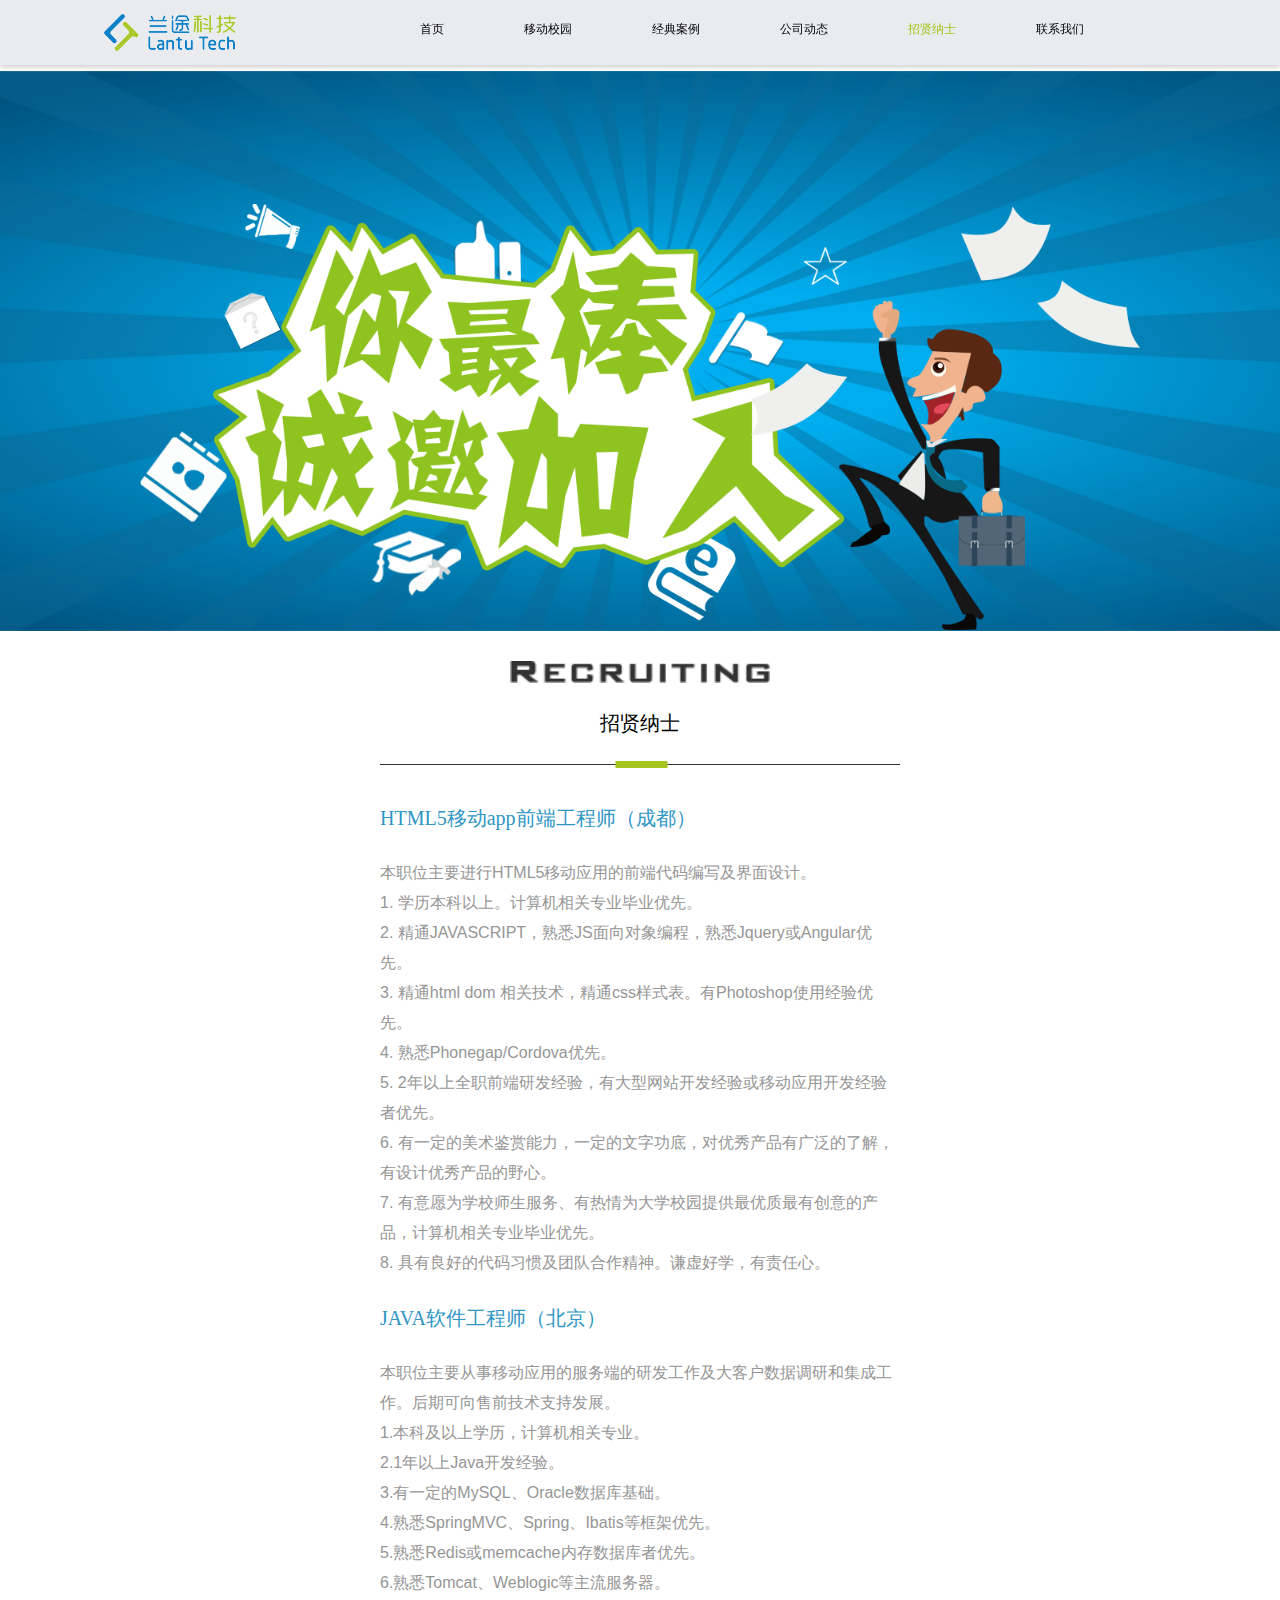
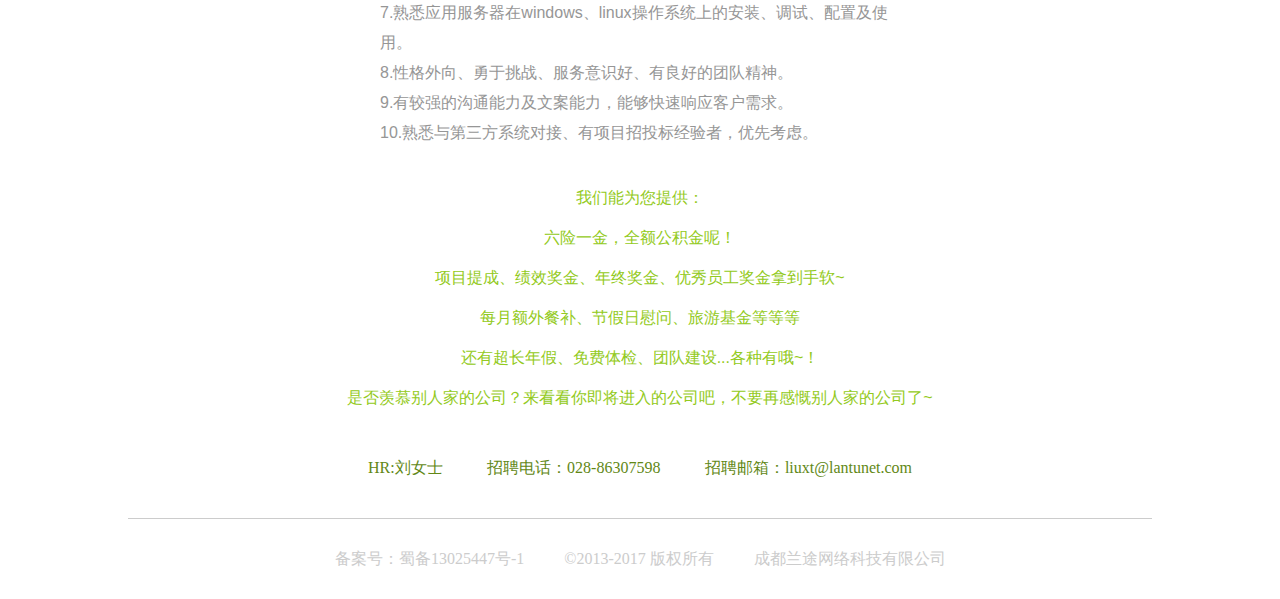
<file: join.html>
<!DOCTYPE html>
<html lang="en">
<head>
    <meta charset="UTF-8">
    <meta name="Author" content="作者">
    <meta name="keywords" content="关键字">
    <meta name="description" content="描述">
    <title>兰途科技-招贤纳士</title>
    <link rel="icon" href="images/fav.ico">
    <link rel="stylesheet" href="css/reset.css">
    <link rel="stylesheet" href="css/common.css">
    <link rel="stylesheet" href="css/join.css">
    <link rel="stylesheet" href="css/joinMedia.css">
    <script type="text/javascript" src="js/jquery-3.0.0.min.js"></script>
</head>
<body>
    <!--header Start-->
    <div class="header">
        <div class="h-main">
            <div class="logo"><a href="lantu.html"><img src="images/logo.png" alt=""></a></div>
            <div class="h-m-nav">
                <ul class="list1">
                    <li><a href="lantu.html">首页</a></li>
                    <li><a href="campus.html">移动校园</a></li>
                    <li><a href="case.html">经典案例</a></li>
                    <li><a href="news.html">公司动态</a></li>
                    <li class="active"><a href="join.html">招贤纳士</a></li>
                    <li><a href="contact.html">联系我们</a></li>
                </ul>
                <ul class="list2">
                    <li><a href="lantu.html">首页</a></li>
                    <li><a href="campus.html">移动校园</a></li>
                    <li><a href="case.html">经典案例</a></li>
                    <li class="more" onselectstart="return false">更多 <img src="images/lantu/nav_icon.png" alt="">
                        <div class="more-hide">
                            <ul>
                                <li><a href="news.html">行业新闻</a></li>
                                <li class="active"><a href="join.html">招贤纳士</a></li>
                                <li><a href="contact.html">联系我们</a></li>
                                <li><a href="">兰途家族</a></li>
                            </ul>
                        </div>
                    </li>
                </ul>
            </div>
        </div>
    </div>
    <!--ENd header-->
    <div class="top">
        <div class="t-bg">
            <div class="bg">
                <img src="images/join/bg_p.png" alt="">
            </div>
        </div>
    </div>
    <div class="container">
        <div class="title">
            <img src="images/join/t_r.png" alt="">
            <p>招贤纳士</p>
        </div>
        <div class="c-main">
            <div class="c-list">
                <p>HTML5移动app前端工程师（成都）</p>
                <ul>
                    <li>本职位主要进行HTML5移动应用的前端代码编写及界面设计。</li>
                    <li>1. 学历本科以上。计算机相关专业毕业优先。</li>
                    <li>2. 精通JAVASCRIPT，熟悉JS面向对象编程，熟悉Jquery或Angular优先。</li>
                    <li>3. 精通html dom 相关技术，精通css样式表。有Photoshop使用经验优先。</li>
                    <li>4. 熟悉Phonegap/Cordova优先。</li>
                    <li>5. 2年以上全职前端研发经验，有大型网站开发经验或移动应用开发经验者优先。</li>
                    <li>6. 有一定的美术鉴赏能力，一定的文字功底，对优秀产品有广泛的了解，有设计优秀产品的野心。</li>
                    <li>7. 有意愿为学校师生服务、有热情为大学校园提供最优质最有创意的产品，计算机相关专业毕业优先。</li>
                    <li>8. 具有良好的代码习惯及团队合作精神。谦虚好学，有责任心。</li>
                </ul>
            </div>
            <div class="c-list">
                <p>JAVA软件工程师（北京）</p>
                <ul>
                    <li>本职位主要从事移动应用的服务端的研发工作及大客户数据调研和集成工作。后期可向售前技术支持发展。</li>
                    <li>1.本科及以上学历，计算机相关专业。</li>
                    <li>2.1年以上Java开发经验。</li>
                    <li>3.有一定的MySQL、Oracle数据库基础。</li>
                    <li>4.熟悉SpringMVC、Spring、Ibatis等框架优先。</li>
                    <li>5.熟悉Redis或memcache内存数据库者优先。</li>
                    <li>6.熟悉Tomcat、Weblogic等主流服务器。</li>
                    <li>7.熟悉应用服务器在windows、linux操作系统上的安装、调试、配置及使用。</li>
                    <li>8.性格外向、勇于挑战、服务意识好、有良好的团队精神。</li>
                    <li>9.有较强的沟通能力及文案能力，能够快速响应客户需求。</li>
                    <li>10.熟悉与第三方系统对接、有项目招投标经验者，优先考虑。</li>
                </ul>
            </div>
            <div class="referral">
                我们能为您提供：<br>
                六险一金，全额公积金呢！<br>
                项目提成、绩效奖金、年终奖金、优秀员工奖金拿到手软~<br>
                每月额外餐补、节假日慰问、旅游基金等等等<br>
                还有超长年假、免费体检、团队建设...各种有哦~！<br>
                是否羡慕别人家的公司？来看看你即将进入的公司吧，不要再感慨别人家的公司了~
            </div>
            <div class="phone">
                <span>HR:刘女士</span>
                <span>招聘电话：028-86307598</span>
                <span>招聘邮箱：liuxt@lantunet.com</span>
            </div>
        </div>
    </div>
    <div class="footer">
        <div class="border"></div>
        <div class="f-p">
            <p class="p1">备案号：蜀备13025447号-1</p>
            <p class="p2">©2013-2017 版权所有</p>
            <p class="p3">成都兰途网络科技有限公司</p>
        </div>
    </div>

    <script type="text/javascript" src="js/common.js"></script>
</body>
</html>
</file>
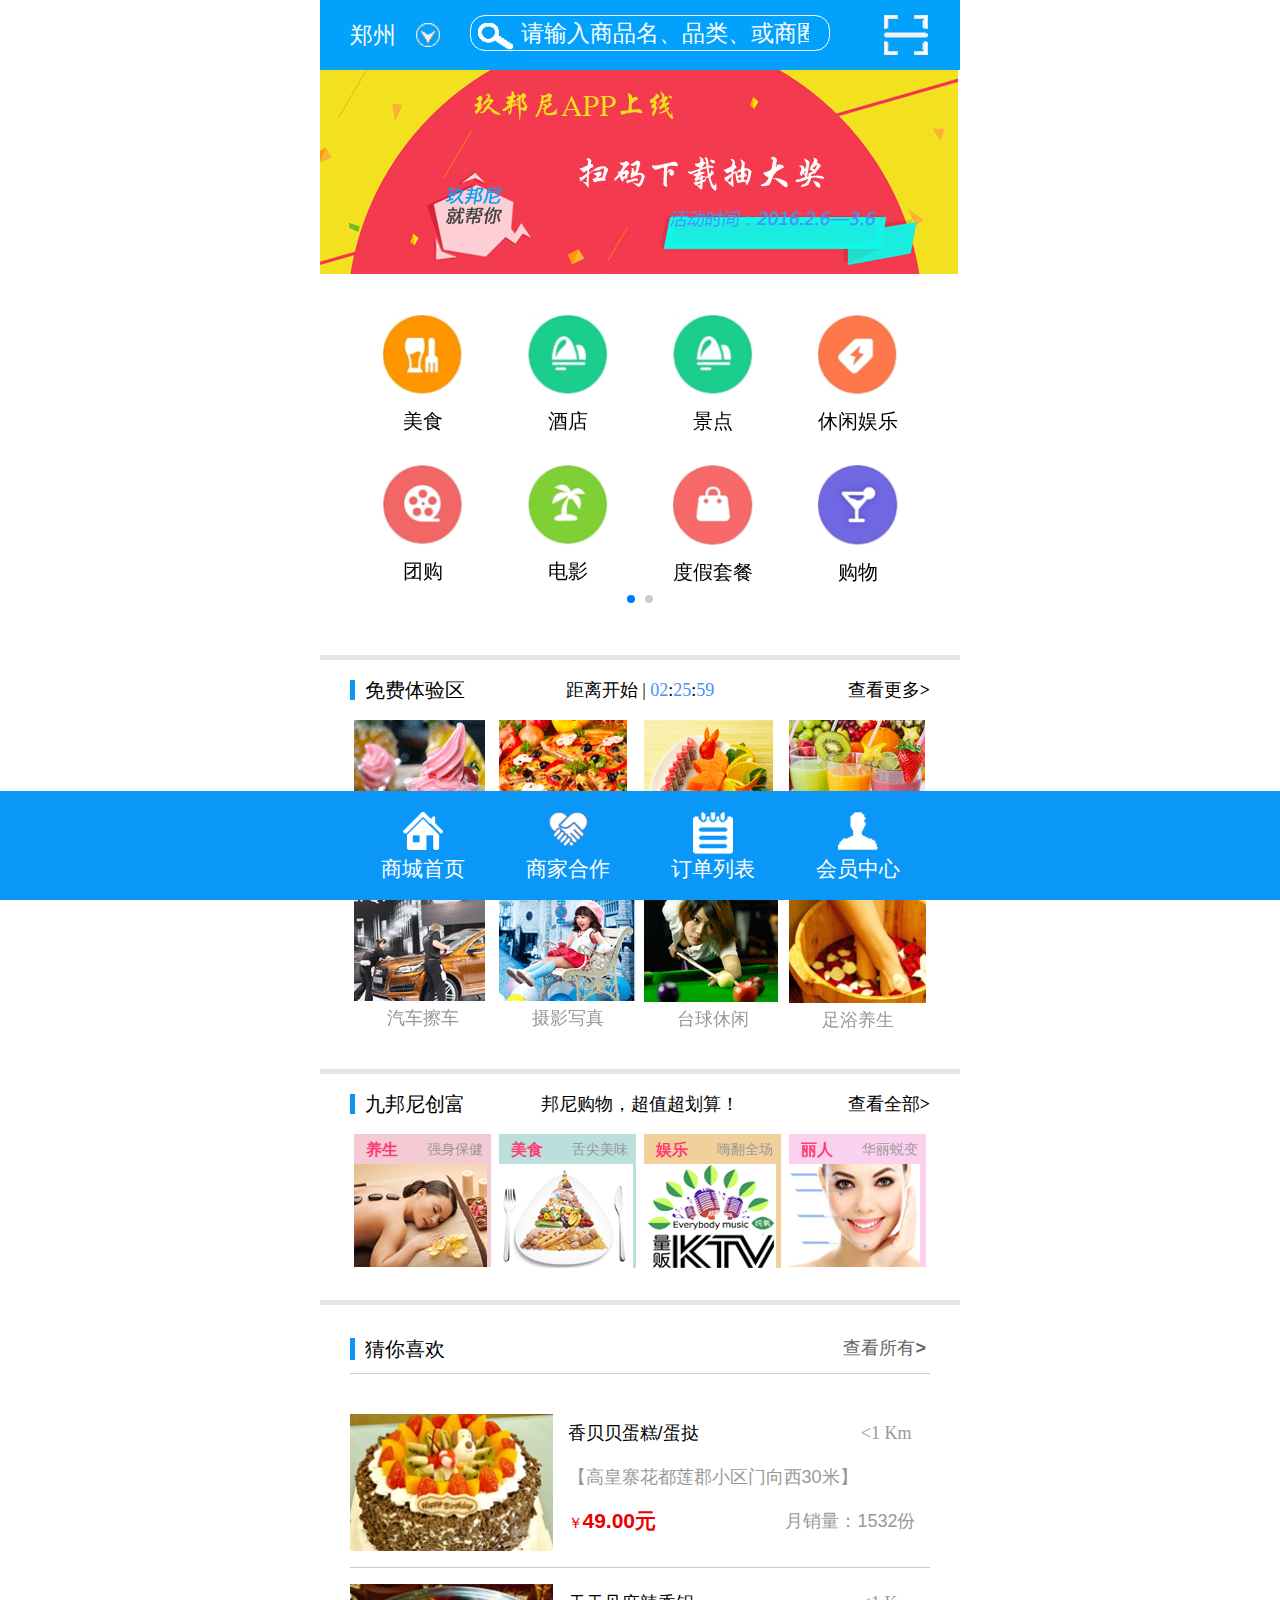
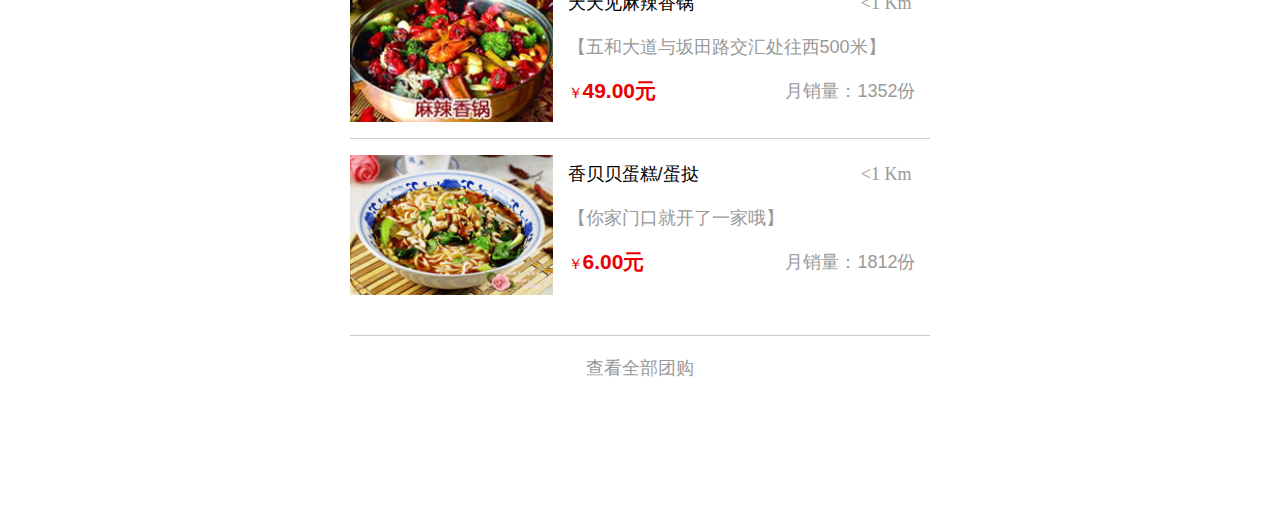
<file: mobile_web.html>
<!DOCTYPE html>
<html>
<head>
    <meta charset="UTF-8">
    <meta name="Author" content="Sai">
    <meta http-equiv="X-UA-Compatible" content="IE=edge">
    <meta name="viewport" content="width=device-width, initial-scale=1">
    <title>H5移动端网页</title>
    <link rel="stylesheet" href="css/swiper-3.4.2.min.css" type="text/css">
    <link rel="stylesheet" href="css/reset.css">
    <link rel="stylesheet" href="css/mobile.css" type="text/css">
    <style>

    </style>
</head>
<body>
    <div class="container">
        <header>
            <div class="warp">
                <div class="city">
                    <form action="">
                        <select name="">
                            <option value="郑州">郑州</option>
                            <option value="长沙">长沙</option>
                            <option value="上海">上海</option>
                        </select>
                    </form>
                    <img src="images/mobile/down.png" alt="下拉">
                </div>
                <div class="search">
                    <form action="">
                        <input type="search" value="请输入商品名、品类、或商圈...">
                        <img src="images/mobile/fangda.png" alt="search">
                    </form>
                </div>
                <img src="images/mobile/scan.png" class="scan" alt="">
            </div>
        </header>
        <section class="banner swiper-container">
            <ul class="clear swiper-wrapper">
                <li class="swiper-slide">
                    <img src="images/mobile/bg1.png" alt="banner1">
                </li>
                <li class="swiper-slide">
                    <img src="images/mobile/bg2.png" alt="banner2">
                </li>
            </ul>

        </section>
        <section class="details">
            <div class="warp swiper-container" id="app">
                <div class="b-ul clear swiper-wrapper">
                    <ul class="clear swiper-slide">
                        <li>
                            <a href="#">
                                <img src="images/mobile/app1.png" alt="">
                                <span>美食</span>
                            </a>
                        </li>
                        <li>
                            <a href="#">
                                <img src="images/mobile/app2.png" alt="">
                                <span>酒店</span>
                            </a>
                        </li>
                        <li>
                            <a href="#">
                                <img src="images/mobile/app2.png" alt="">
                                <span>景点</span>
                            </a>
                        </li>
                        <li>
                            <a href="#">
                                <img src="images/mobile/app4.png" alt="">
                                <span>休闲娱乐</span>
                            </a>
                        </li>
                        <li>
                            <a href="#">
                                <img src="images/mobile/app5.png" alt="">
                                <span>团购</span>
                            </a>
                        </li>
                        <li>
                            <a href="#">
                                <img src="images/mobile/app6.png" alt="">
                                <span>电影</span>
                            </a>
                        </li>
                        <li>
                            <a href="#">
                                <img src="images/mobile/app7.png" alt="">
                                <span>度假套餐</span>
                            </a>
                        </li>
                        <li>
                            <a href="#">
                                <img src="images/mobile/app8.png" alt="">
                                <span>购物</span>
                            </a>
                        </li>
                    </ul>
                    <ul class="clear swiper-slide">
                        <li>
                            <a href="#">
                                <img src="images/mobile/server1.png" alt="">
                                <span>餐饮</span>
                            </a>
                        </li>
                        <li>
                            <a href="#">
                                <img src="images/mobile/server2.png" alt="">
                                <span>娱乐</span>
                            </a>
                        </li>
                        <li>
                            <a href="#">
                                <img src="images/mobile/server3.png" alt="">
                                <span>汽车</span>
                            </a>
                        </li>
                        <li>
                            <a href="#">
                                <img src="images/mobile/server4.png" alt="">
                                <span>服务</span>
                            </a>
                        </li>
                        <li>
                            <a href="#">
                                <img src="images/mobile/server5.png" alt="">
                                <span>休闲</span>
                            </a>
                        </li>
                        <li>
                            <a href="#">
                                <img src="images/mobile/server6.png" alt="">
                                <span>母婴</span>
                            </a>
                        </li>
                        <li>
                            <a href="#">
                                <img src="images/mobile/server7.png" alt="">
                                <span>医疗</span>
                            </a>
                        </li>
                        <li>
                            <a href="#">
                                <img src="images/mobile/server8.png" alt="">
                                <span>机票</span>
                            </a>
                        </li>
                    </ul>
                </div>
                <div class="swiper-pagination"></div>
            </div>
        </section>
        <section class="more">
            <div class="warp">
                <div class="more_top">
                    <span class="more_top_left">免费体验区</span>
                    <span class="more_top_start">距离开始 | <b>02</b>:<b>25</b>:<b>59</b></span>
                    <a href="#" class="more_top_more">查看更多<b>></b></a>
                </div>
                <div class="more_content swiper-container" id="more_content1">
                    <ul class="clear line swiper-wrapper">
                        <li class="swiper-slide">
                            <a href="#">
                                <img src="images/mobile/free-1.png" alt="1">
                                <span>冰淇淋</span>
                            </a>
                        </li>
                        <li class="swiper-slide">
                            <a href="#">
                                <img src="images/mobile/free-2.png" alt="2">
                                <span>果蔬饮料</span>
                            </a>
                        </li>
                        <li class="swiper-slide">
                            <a href="#">
                                <img src="images/mobile/free-3.png" alt="3">
                                <span>水果拼盘</span>
                            </a>
                        </li>
                        <li class="swiper-slide">
                            <a href="#">
                                <img src="images/mobile/free-4.png" alt="41">
                                <span>美味披萨</span>
                            </a>
                        </li>
                        <li class="swiper-slide">
                            <a href="#">
                                <img src="images/mobile/free-5.png" alt="5">
                                <span>汽车擦车</span>
                            </a>
                        </li>
                        <li class="swiper-slide">
                            <a href="#">
                                <img src="images/mobile/free-6.png" alt="6">
                                <span>摄影写真</span>
                            </a>
                        </li>
                        <li class="swiper-slide">
                            <a href="#">
                                <img src="images/mobile/free-7.png" alt="7">
                                <span>台球休闲</span>
                            </a>
                        </li>
                        <li class="swiper-slide">
                            <a href="#">
                                <img src="images/mobile/free-8.png" alt="81">
                                <span>足浴养生</span>
                            </a>
                        </li>
                    </ul>
                </div>
                <div class="more_content swiper-container" id="more_content2">
                    <ul class="clear swiper-wrapper">
                        <li class="swiper-slide">
                            <a href="#">
                                <img src="images/mobile/free-5.png" alt="5">
                                <span>汽车擦车</span>
                            </a>
                        </li>
                        <li class="swiper-slide">
                            <a href="#">
                                <img src="images/mobile/free-6.png" alt="6">
                                <span>摄影写真</span>
                            </a>
                        </li>
                        <li class="swiper-slide">
                            <a href="#">
                                <img src="images/mobile/free-7.png" alt="7">
                                <span>台球休闲</span>
                            </a>
                        </li>
                        <li class="swiper-slide">
                            <a href="#">
                                <img src="images/mobile/free-8.png" alt="8">
                                <span>足浴养生</span>
                            </a>
                        </li>
                        <li class="swiper-slide">
                            <a href="#">
                                <img src="images/mobile/free-1.png" alt="1">
                                <span>冰淇淋</span>
                            </a>
                        </li>
                        <li class="swiper-slide">
                            <a href="#">
                                <img src="images/mobile/free-2.png" alt="2">
                                <span>果蔬饮料</span>
                            </a>
                        </li>
                        <li class="swiper-slide">
                            <a href="#">
                                <img src="images/mobile/free-3.png" alt="3">
                                <span>水果拼盘</span>
                            </a>
                        </li>
                        <li class="swiper-slide">
                            <a href="#">
                                <img src="images/mobile/free-4.png" alt="41">
                                <span>美味披萨</span>
                            </a>
                        </li>
                    </ul>
                </div>
            </div>
        </section>
        <section class="all">
            <div class="warp">
                <div class="more_top">
                    <span class="more_top_left">九邦尼创富</span>
                    <span class="more_top_start">邦尼购物，超值超划算！</span>
                    <a href="#" class="more_top_more">查看全部<b>></b></a>
                </div>
                <div class="more_content swiper-container" id="more_content3">
                    <ul class="clear swiper-wrapper">
                        <li class="l1 swiper-slide">
                            <a href="#">
                                <p><span>养生</span>强身保健</p>
                                <img src="images/mobile/feature-1.png" alt="1">
                            </a>
                        </li>
                        <li class="l2 swiper-slide">
                            <a href="#">
                                <p><span>美食</span>舌尖美味</p>
                                <img src="images/mobile/feature-2.png" alt="2">
                            </a>
                        </li>
                        <li class="l3 swiper-slide">
                            <a href="#">
                                <p><span>娱乐</span>嗨翻全场</p>
                                <img src="images/mobile/feature-3.png" alt="3">
                            </a>
                        </li>
                        <li class="l4 swiper-slide">
                            <a href="#">
                                <p><span>丽人</span>华丽蜕变</p>
                                <img src="images/mobile/feature-4.png" alt="4">
                            </a>
                        </li>
                        <li class="l1 swiper-slide">
                            <a href="#">
                                <p><span>电影</span>身临其声</p>
                                <img src="images/mobile/feature-5.png" alt="5">
                            </a>
                        </li>
                        <li class="l2 swiper-slide">
                            <a href="#">
                                <p><span>写真</span>定格魅力</p>
                                <img src="images/mobile/feature-6.png" alt="6">
                            </a>
                        </li>
                        <li class="l3 swiper-slide">
                            <a href="#">
                                <p><span>住宿</span>身心放松</p>
                                <img src="images/mobile/feature-7.png" alt="7">
                            </a>
                        </li>
                        <li class="l4 swiper-slide">
                            <a href="#">
                                <p><span>培训</span>技能提升</p>
                                <img src="images/mobile/feature-8.png" alt="8">
                            </a>
                        </li>
                    </ul>
                </div>
            </div>
        </section>
        <section class="enjoy">
            <div class="enjoy_top">
                <span>猜你喜欢</span>
                <a href="#">查看所有<b>></b></a>
            </div>
            <div class="enjoy_content">
                <ul>
                    <li class="clear">
                        <img src="images/mobile/Recommend-1.png" alt="enjoy">
                        <div class="enjoy_details">
                            <p class="p1">香贝贝蛋糕/蛋挞 <span>&lt;1 Km</span></p>
                            <p>【高皇寨花都莲郡小区门向西30米】</p>
                            <p class="p3"><em>￥<b>49.00元</b></em>月销量：1532份</p>
                        </div>
                    </li>
                    <li class="clear line">
                        <img src="images/mobile/Recommend-2.png" alt="enjoy">
                        <div class="enjoy_details">
                            <p class="p1">天天见麻辣香锅 <span>&lt;1 Km</span></p>
                            <p>【五和大道与坂田路交汇处往西500米】</p>
                            <p class="p3"><em>￥<b>49.00元</b></em>月销量：1352份</p>
                        </div>
                    </li>
                    <li class="clear">
                        <img src="images/mobile/Recommend-3.png" alt="enjoy">
                        <div class="enjoy_details">
                            <p class="p1">香贝贝蛋糕/蛋挞 <span>&lt;1 Km</span></p>
                            <p>【你家门口就开了一家哦】</p>
                            <p class="p3"><em>￥<b>6.00元</b></em>月销量：1812份</p>
                        </div>
                    </li>
                </ul>
            </div>
            <p class="enjoy_btm">
                查看全部团购
            </p>
        </section>
    </div>
    <footer>
        <div class="link">
            <ul class="clear">
                <li>
                    <a href="#">
                        <img src="images/mobile/home.png" alt="home">
                    </a>
                    <p>商城首页</p>
                </li>
                <li>
                    <a href="#">
                        <img src="images/mobile/cooperation.png" alt="home">
                    </a>
                    <p>商家合作</p>
                </li>
                <li>
                    <a href="#">
                        <img src="images/mobile/noteread.png" alt="home">
                    </a>
                    <p>订单列表</p>
                </li>
                <li>
                    <a href="#">
                        <img src="images/mobile/user.png" alt="home">
                    </a>
                    <p>会员中心</p>
                </li>
            </ul>
        </div>
    </footer>
    <script src="js/jquery-3.0.0.min.js"></script>
    <script src="js/swiper-3.4.2.min.js"></script>
    <script src="js/mobile.js"></script>
</body>
</html>
</file>
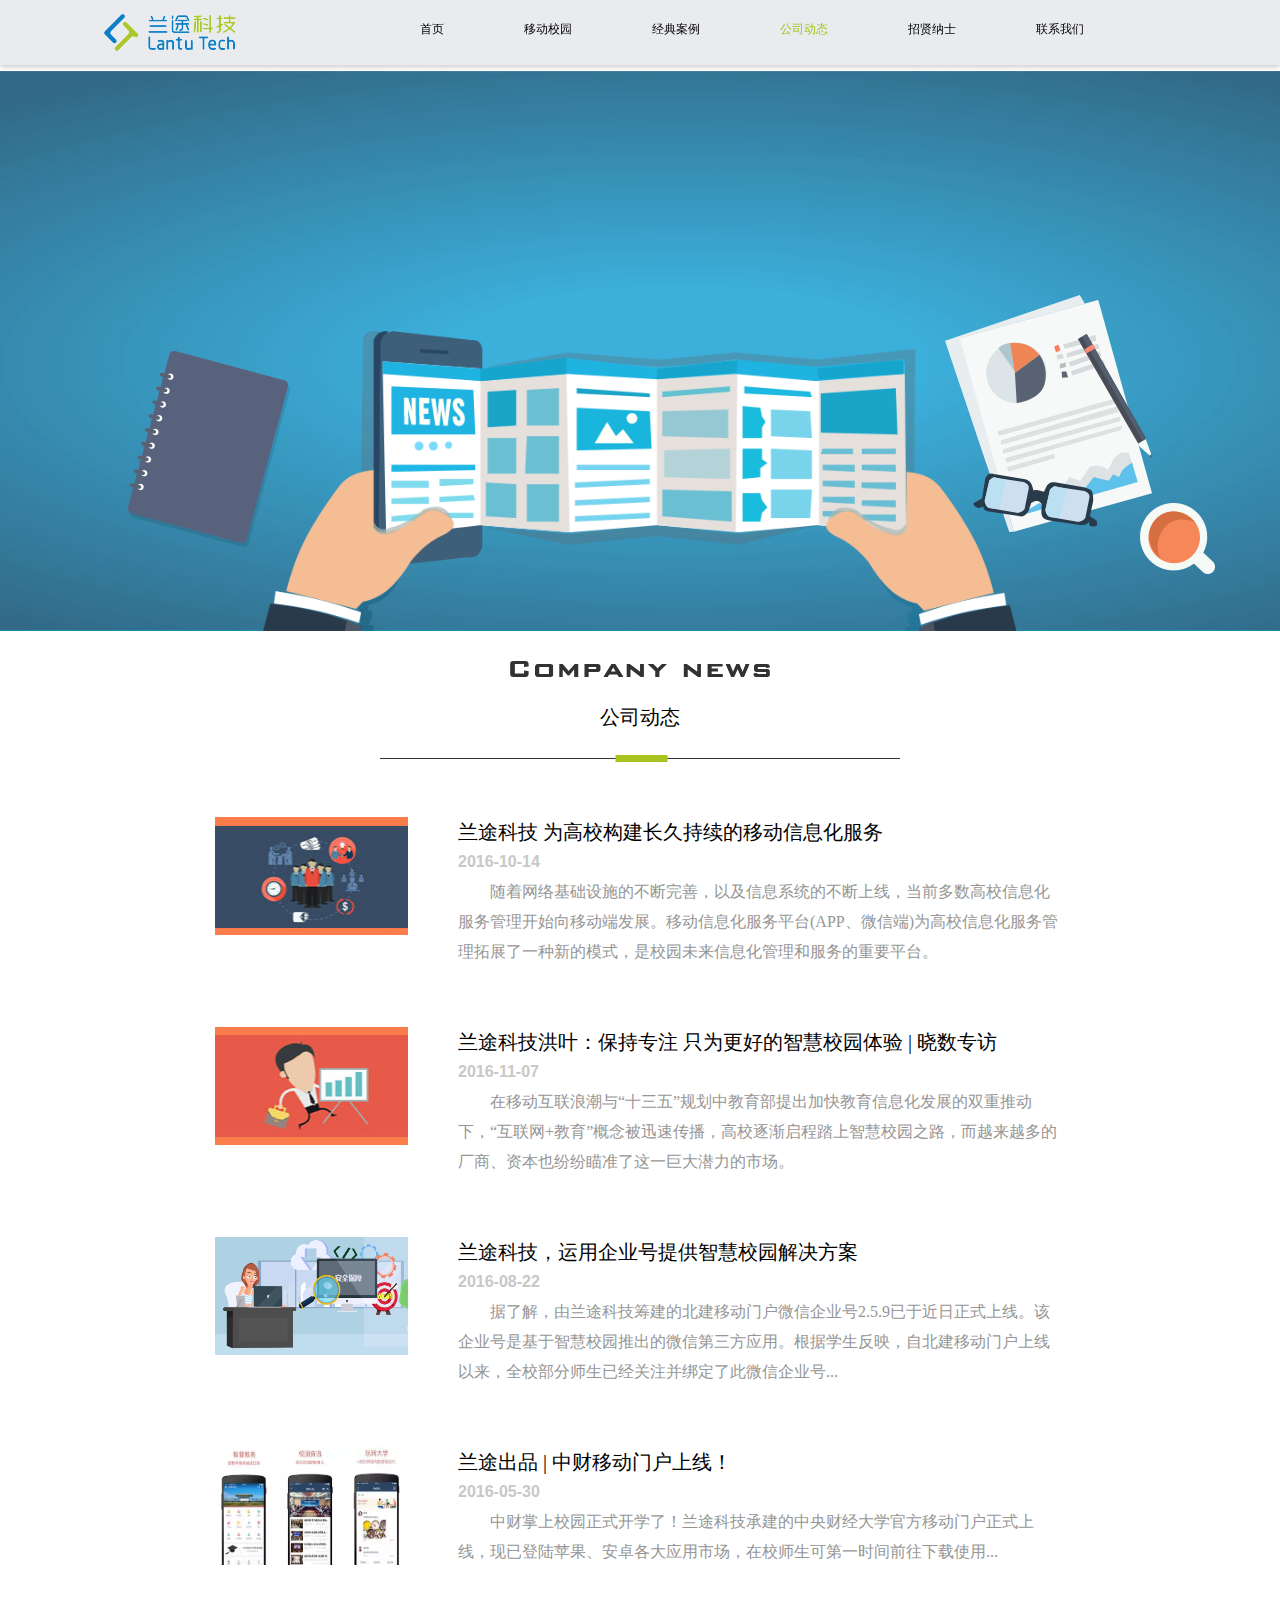
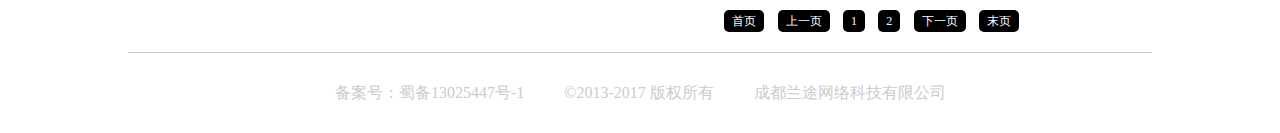
<file: news.html>
<!DOCTYPE html>
<html lang="en">
<head>
    <meta charset="UTF-8">
    <meta name="Author" content="作者">
    <meta name="keywords" content="关键字">
    <meta name="description" content="描述">
    <title>兰途科技-公司动态</title>
    <link rel="icon" href="images/fav.ico">
    <link rel="stylesheet" href="css/reset.css">
    <link rel="stylesheet" href="css/common.css">
    <link rel="stylesheet" href="css/news.css">
    <link rel="stylesheet" href="css/newsMedia.css">
    <script type="text/javascript" src="js/jquery-3.0.0.min.js"></script>
</head>
<body>
    <!--header Start-->
    <div class="header">
        <div class="h-main">
            <div class="logo"><a href="lantu.html"><img src="images/logo.png" alt=""></a></div>
            <div class="h-m-nav">
                <ul class="list1">
                    <li><a href="lantu.html">首页</a></li>
                    <li><a href="campus.html">移动校园</a></li>
                    <li><a href="case.html">经典案例</a></li>
                    <li class="active"><a href="news.html">公司动态</a></li>
                    <li><a href="join.html">招贤纳士</a></li>
                    <li><a href="contact.html">联系我们</a></li>
                </ul>
                <ul class="list2">
                    <li><a href="lantu.html">首页</a></li>
                    <li><a href="campus.html">移动校园</a></li>
                    <li><a href="case.html">经典案例</a></li>
                    <li class="more" onselectstart="return false">更多 <img src="images/lantu/nav_icon.png" alt="">
                        <div class="more-hide">
                            <ul>
                                <li class="active"><a href="news.html">行业新闻</a></li>
                                <li><a href="join.html">招贤纳士</a></li>
                                <li><a href="contact.html">联系我们</a></li>
                                <li><a href="">兰途家族</a></li>
                            </ul>
                        </div>
                    </li>
                </ul>
            </div>
        </div>
    </div>
    <!--ENd header-->
    <div class="top">
        <div class="t-bg">
            <div class="bg1">
                <img src="images/news/bg_p1.png" alt="">
            </div>
            <div class="bg2">
                <img src="images/news/bg_p2.png" alt="">
            </div>
            <div class="bg3">
                <img src="images/news/bg_p3.png" alt="">
            </div>
            <div class="bg4">
                <img src="images/news/bg_p4.png" alt="">
            </div>
        </div>
    </div>
    <div class="container">
        <div class="title">
            <img src="images/news/t_n.png" alt="">
            <p>公司动态</p>
        </div>
        <div class="c-list">
            <ul class="list list1">
                <li>
                    <div class="l-img">
                        <img src="images/news/ct4.jpg" alt="">
                    </div>
                    <div class="l-news">
                        <p class="p1"><a href="#">兰途科技 为高校构建长久持续的移动信息化服务</a></p>
                        <time>2016-10-14</time>
                        <p class="p2">随着网络基础设施的不断完善，以及信息系统的不断上线，当前多数高校信息化服务管理开始向移动端发展。移动信息化服务平台(APP、微信端)为高校信息化服务管理拓展了一种新的模式，是校园未来信息化管理和服务的重要平台。</p>
                    </div>
                </li>
                <li>
                    <div class="l-img">
                        <img src="images/news/ct5.jpg" alt="">
                    </div>
                    <div class="l-news">
                        <p class="p1"><a href="#">兰途科技洪叶：保持专注 只为更好的智慧校园体验 | 晓数专访</a></p>
                        <time>2016-11-07</time>
                        <p class="p2">在移动互联浪潮与“十三五”规划中教育部提出加快教育信息化发展的双重推动下，“互联网+教育”概念被迅速传播，高校逐渐启程踏上智慧校园之路，而越来越多的厂商、资本也纷纷瞄准了这一巨大潜力的市场。</p>
                    </div>
                </li>
                <li>
                    <div class="l-img">
                        <img src="images/news/ct8.png" alt="">
                    </div>
                    <div class="l-news">
                        <p class="p1"><a href="#">兰途科技，运用企业号提供智慧校园解决方案</a></p>
                        <time>2016-08-22</time>
                        <p class="p2">据了解，由兰途科技筹建的北建移动门户微信企业号2.5.9已于近日正式上线。该企业号是基于智慧校园推出的微信第三方应用。根据学生反映，自北建移动门户上线以来，全校部分师生已经关注并绑定了此微信企业号...</p>
                    </div>
                </li>
                <li>
                    <div class="l-img">
                        <img src="images/news/ct7.png" alt="">
                    </div>
                    <div class="l-news">
                        <p class="p1"><a href="#">兰途出品 | 中财移动门户上线！</a></p>
                        <time>2016-05-30</time>
                        <p class="p2">中财掌上校园正式开学了！兰途科技承建的中央财经大学官方移动门户正式上线，现已登陆苹果、安卓各大应用市场，在校师生可第一时间前往下载使用...</p>
                    </div>
                </li>
            </ul>
            <ul class="list list2">
                <li>
                    <div class="l-img">
                        <img src="images/news/ct6.png" alt="">
                    </div>
                    <div class="l-news">
                        <p class="p1"><a href="#">兰途科技出品：中青政“移动校园”上线</a></p>
                        <time>2016.05.26</time>
                        <p class="p2">昨日，中国青年政治学院“移动校园”正式上线，成为中青政“智慧校园”发展又一里程碑。同时，兰途科技“移动智慧校园”家族正式增添一名新成员...</p>
                    </div>
                </li>
                <li>
                    <div class="l-img">
                        <img src="images/news/ct1.jpg" alt="">
                    </div>
                    <div class="l-news">
                        <p class="p1"><a href="#">兰途科技，移动校园门户的黑马</a></p>
                        <time>2016-11-07</time>
                        <p class="p2">在15年三月十二届全国人大三次会议上，李克强总理在政府工作报告中首次提出“互联网+”行动计划。7月，经李克强总理签批，国务院日前印发《关于积极推进...</p>
                    </div>
                </li>
                <li>
                    <div class="l-img">
                        <img src="images/news/ct3.jpg" alt="">
                    </div>
                    <div class="l-news">
                        <p class="p1"><a href="#">我叫兰途科技，这是我的年终报告</a></p>
                        <time>2016.01.15</time>
                        <p class="p2">伴随着岁月急匆匆的步履，2015年已进入倒计时。回首这一年，发生了好多大事儿，抗战70周年93大阅兵、北京申冬奥成功、世界那么大我想去看看、屠呦呦...</p>
                    </div>
                </li>
                <li>
                    <div class="l-img">
                        <img src="images/news/ct5.jpg" alt="">
                    </div>
                    <div class="l-news">
                        <p class="p1"><a href="#">兰途科技参加中国高教学会教育信息化分会理事会议</a></p>
                        <time>2015.11.24</time>
                        <p class="p2">11月20日，中国高等教育学会教育信息化分会理事会议与江苏省教育信息化10周年年会在江苏南京召开。会上，兰途科技随新开普电子作为理事单位代表，与江苏省...</p>
                    </div>
                </li>
            </ul>
            <div class="c-btn">
                <span class="pre">首页</span>
                <span class="pre">上一页</span>
                <span class="pre">1</span>
                <span class="next">2</span>
                <span class="next">下一页</span>
                <span class="next">末页</span>
            </div>
        </div>
    </div>
    <div class="footer">
        <div class="border"></div>
        <div class="f-p">
            <p class="p1">备案号：蜀备13025447号-1</p>
            <p class="p2">©2013-2017 版权所有</p>
            <p class="p3">成都兰途网络科技有限公司</p>
        </div>
    </div>
<script type="text/javascript" src="js/news.js"></script>
<script type="text/javascript" src="js/common.js"></script>
</body>
</html>
</file>
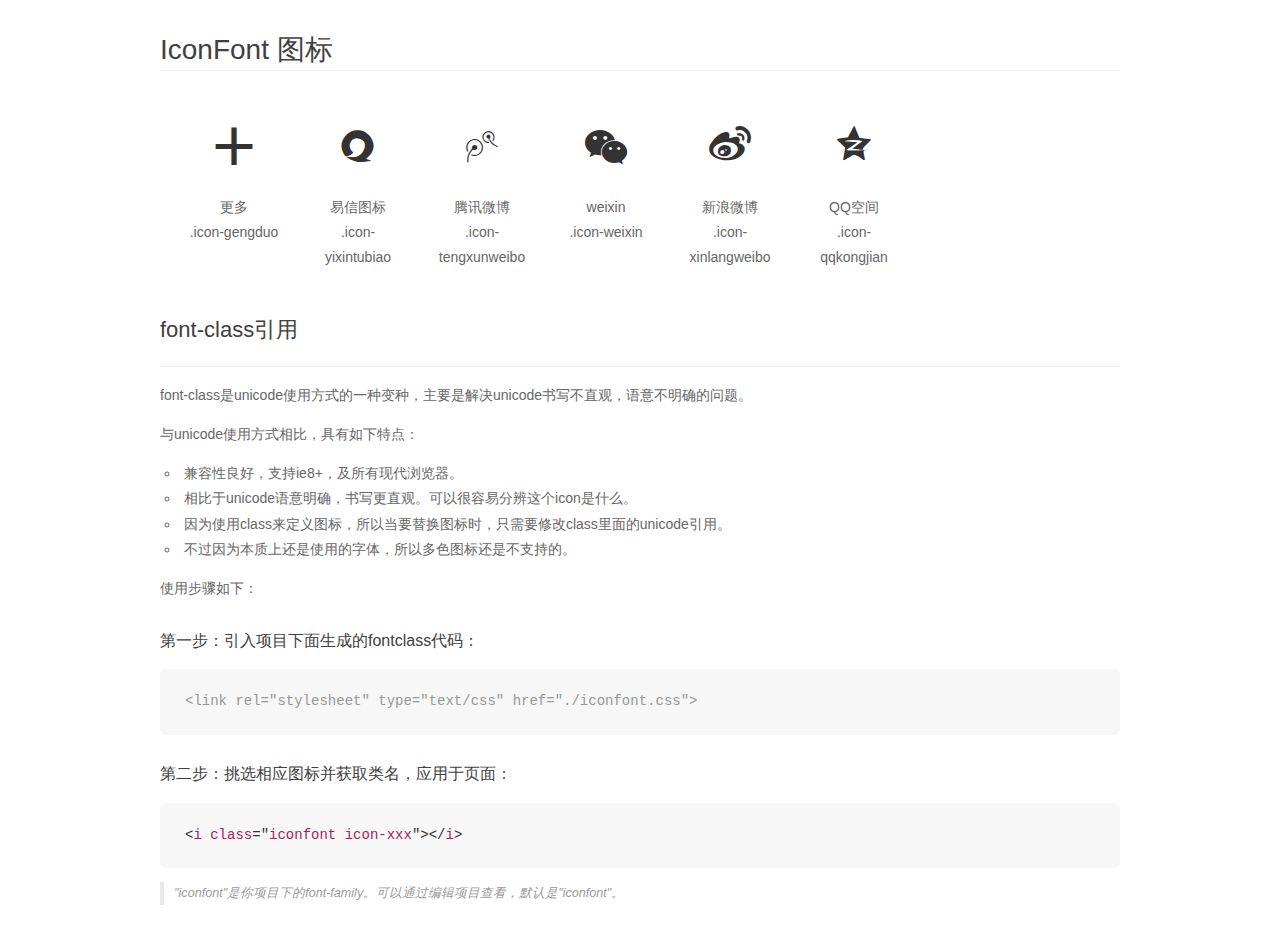
<file: font/demo_fontclass.html>
<!DOCTYPE html>
<html>
<head>
    <meta charset="utf-8"/>
    <title>IconFont</title>
    <link rel="stylesheet" href="demo.css">
    <link rel="stylesheet" href="iconfont.css">
</head>
<body>
    <div class="main markdown">
        <h1>IconFont 图标</h1>
        <ul class="icon_lists clear">
            
                <li>
                <i class="icon iconfont icon-gengduo"></i>
                    <div class="name">更多</div>
                    <div class="fontclass">.icon-gengduo</div>
                </li>
            
                <li>
                <i class="icon iconfont icon-yixintubiao"></i>
                    <div class="name">易信图标</div>
                    <div class="fontclass">.icon-yixintubiao</div>
                </li>
            
                <li>
                <i class="icon iconfont icon-tengxunweibo"></i>
                    <div class="name">腾讯微博</div>
                    <div class="fontclass">.icon-tengxunweibo</div>
                </li>
            
                <li>
                <i class="icon iconfont icon-weixin"></i>
                    <div class="name">weixin</div>
                    <div class="fontclass">.icon-weixin</div>
                </li>
            
                <li>
                <i class="icon iconfont icon-xinlangweibo"></i>
                    <div class="name">新浪微博</div>
                    <div class="fontclass">.icon-xinlangweibo</div>
                </li>
            
                <li>
                <i class="icon iconfont icon-qqkongjian"></i>
                    <div class="name">QQ空间</div>
                    <div class="fontclass">.icon-qqkongjian</div>
                </li>
            
        </ul>

        <h2 id="font-class-">font-class引用</h2>
        <hr>

        <p>font-class是unicode使用方式的一种变种，主要是解决unicode书写不直观，语意不明确的问题。</p>
        <p>与unicode使用方式相比，具有如下特点：</p>
        <ul>
        <li>兼容性良好，支持ie8+，及所有现代浏览器。</li>
        <li>相比于unicode语意明确，书写更直观。可以很容易分辨这个icon是什么。</li>
        <li>因为使用class来定义图标，所以当要替换图标时，只需要修改class里面的unicode引用。</li>
        <li>不过因为本质上还是使用的字体，所以多色图标还是不支持的。</li>
        </ul>
        <p>使用步骤如下：</p>
        <h3 id="-fontclass-">第一步：引入项目下面生成的fontclass代码：</h3>


        <pre><code class="lang-js hljs javascript"><span class="hljs-comment">&lt;link rel="stylesheet" type="text/css" href="./iconfont.css"&gt;</span></code></pre>
        <h3 id="-">第二步：挑选相应图标并获取类名，应用于页面：</h3>
        <pre><code class="lang-css hljs">&lt;<span class="hljs-selector-tag">i</span> <span class="hljs-selector-tag">class</span>="<span class="hljs-selector-tag">iconfont</span> <span class="hljs-selector-tag">icon-xxx</span>"&gt;&lt;/<span class="hljs-selector-tag">i</span>&gt;</code></pre>
        <blockquote>
        <p>"iconfont"是你项目下的font-family。可以通过编辑项目查看，默认是"iconfont"。</p>
        </blockquote>
    </div>
</body>
</html>
</file>
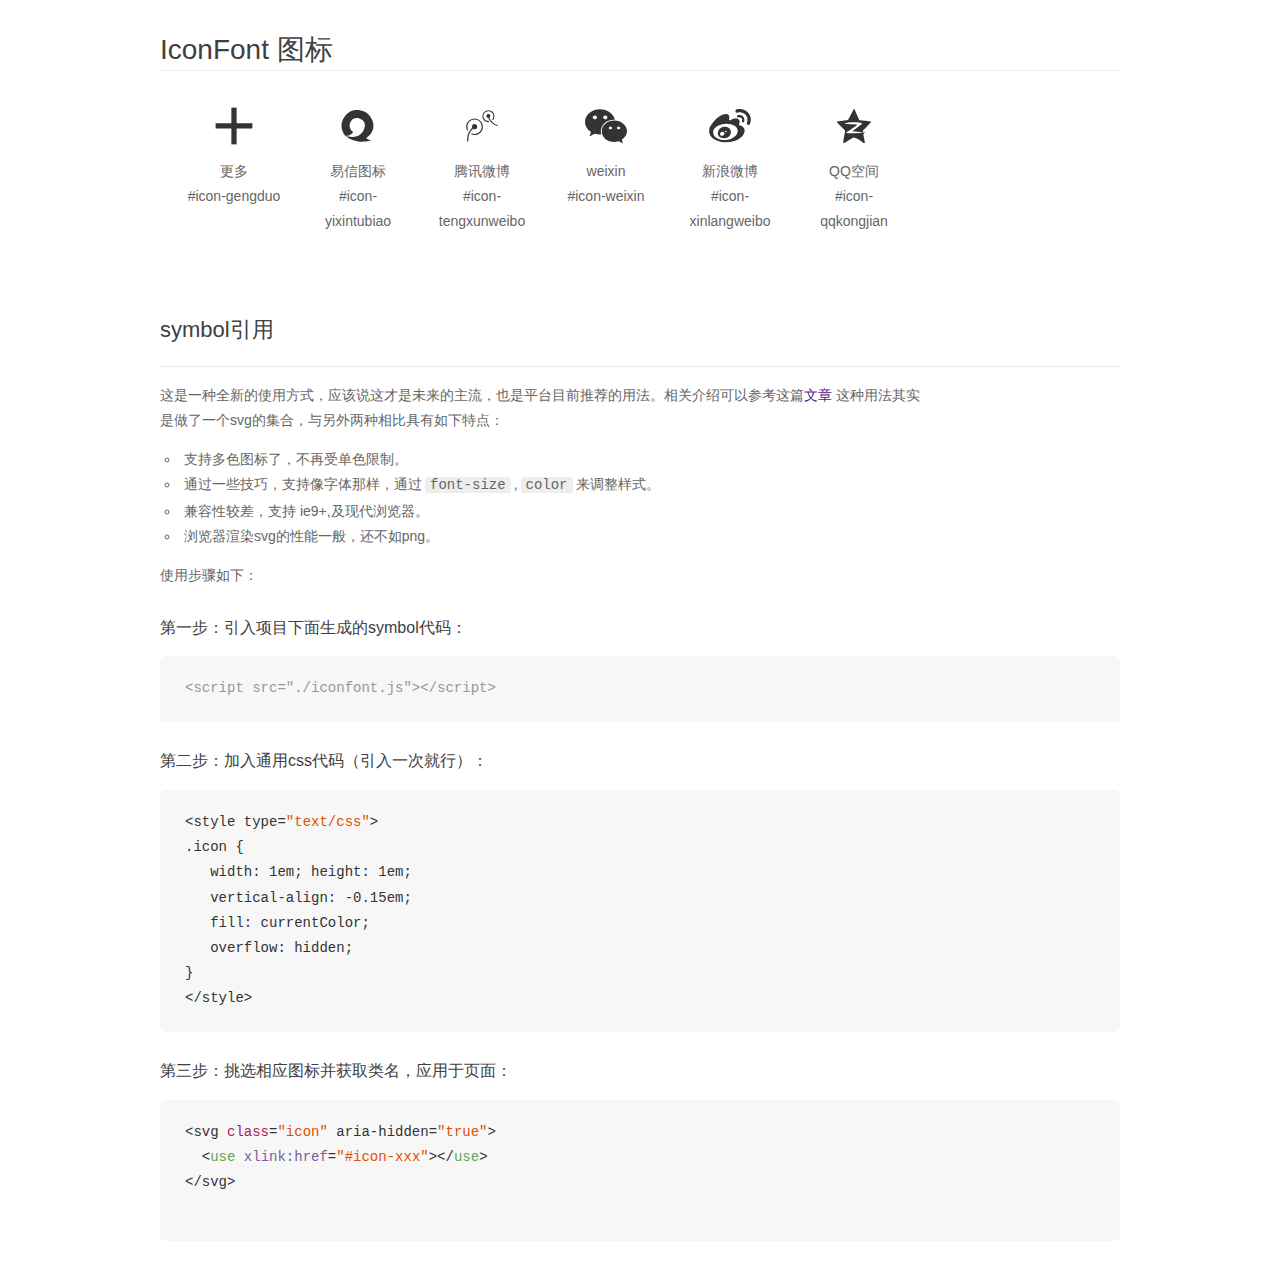
<file: font/demo_symbol.html>
<!DOCTYPE html>
<html>
<head>
    <meta charset="utf-8"/>
    <title>IconFont</title>
    <link rel="stylesheet" href="demo.css">
    <script src="iconfont.js"></script>

    <style type="text/css">
        .icon {
          /* 通过设置 font-size 来改变图标大小 */
          width: 1em; height: 1em;
          /* 图标和文字相邻时，垂直对齐 */
          vertical-align: -0.15em;
          /* 通过设置 color 来改变 SVG 的颜色/fill */
          fill: currentColor;
          /* path 和 stroke 溢出 viewBox 部分在 IE 下会显示
             normalize.css 中也包含这行 */
          overflow: hidden;
        }

    </style>
</head>
<body>
    <div class="main markdown">
        <h1>IconFont 图标</h1>
        <ul class="icon_lists clear">
            
                <li>
                    <svg class="icon" aria-hidden="true">
                        <use xlink:href="#icon-gengduo"></use>
                    </svg>
                    <div class="name">更多</div>
                    <div class="fontclass">#icon-gengduo</div>
                </li>
            
                <li>
                    <svg class="icon" aria-hidden="true">
                        <use xlink:href="#icon-yixintubiao"></use>
                    </svg>
                    <div class="name">易信图标</div>
                    <div class="fontclass">#icon-yixintubiao</div>
                </li>
            
                <li>
                    <svg class="icon" aria-hidden="true">
                        <use xlink:href="#icon-tengxunweibo"></use>
                    </svg>
                    <div class="name">腾讯微博</div>
                    <div class="fontclass">#icon-tengxunweibo</div>
                </li>
            
                <li>
                    <svg class="icon" aria-hidden="true">
                        <use xlink:href="#icon-weixin"></use>
                    </svg>
                    <div class="name">weixin</div>
                    <div class="fontclass">#icon-weixin</div>
                </li>
            
                <li>
                    <svg class="icon" aria-hidden="true">
                        <use xlink:href="#icon-xinlangweibo"></use>
                    </svg>
                    <div class="name">新浪微博</div>
                    <div class="fontclass">#icon-xinlangweibo</div>
                </li>
            
                <li>
                    <svg class="icon" aria-hidden="true">
                        <use xlink:href="#icon-qqkongjian"></use>
                    </svg>
                    <div class="name">QQ空间</div>
                    <div class="fontclass">#icon-qqkongjian</div>
                </li>
            
        </ul>


        <h2 id="symbol-">symbol引用</h2>
        <hr>

        <p>这是一种全新的使用方式，应该说这才是未来的主流，也是平台目前推荐的用法。相关介绍可以参考这篇<a href="">文章</a>
        这种用法其实是做了一个svg的集合，与另外两种相比具有如下特点：</p>
        <ul>
          <li>支持多色图标了，不再受单色限制。</li>
          <li>通过一些技巧，支持像字体那样，通过<code>font-size</code>,<code>color</code>来调整样式。</li>
          <li>兼容性较差，支持 ie9+,及现代浏览器。</li>
          <li>浏览器渲染svg的性能一般，还不如png。</li>
        </ul>
        <p>使用步骤如下：</p>
        <h3 id="-symbol-">第一步：引入项目下面生成的symbol代码：</h3>
        <pre><code class="lang-js hljs javascript"><span class="hljs-comment">&lt;script src="./iconfont.js"&gt;&lt;/script&gt;</span></code></pre>
        <h3 id="-css-">第二步：加入通用css代码（引入一次就行）：</h3>
        <pre><code class="lang-js hljs javascript">&lt;style type=<span class="hljs-string">"text/css"</span>&gt;
.icon {
   width: <span class="hljs-number">1</span>em; height: <span class="hljs-number">1</span>em;
   vertical-align: <span class="hljs-number">-0.15</span>em;
   fill: currentColor;
   overflow: hidden;
}
&lt;<span class="hljs-regexp">/style&gt;</span></code></pre>
        <h3 id="-">第三步：挑选相应图标并获取类名，应用于页面：</h3>
        <pre><code class="lang-js hljs javascript">&lt;svg <span class="hljs-class"><span class="hljs-keyword">class</span></span>=<span class="hljs-string">"icon"</span> aria-hidden=<span class="hljs-string">"true"</span>&gt;<span class="xml"><span class="hljs-tag">
  &lt;<span class="hljs-name">use</span> <span class="hljs-attr">xlink:href</span>=<span class="hljs-string">"#icon-xxx"</span>&gt;</span><span class="hljs-tag">&lt;/<span class="hljs-name">use</span>&gt;</span>
</span>&lt;<span class="hljs-regexp">/svg&gt;
        </span></code></pre>
    </div>
</body>
</html>
</file>
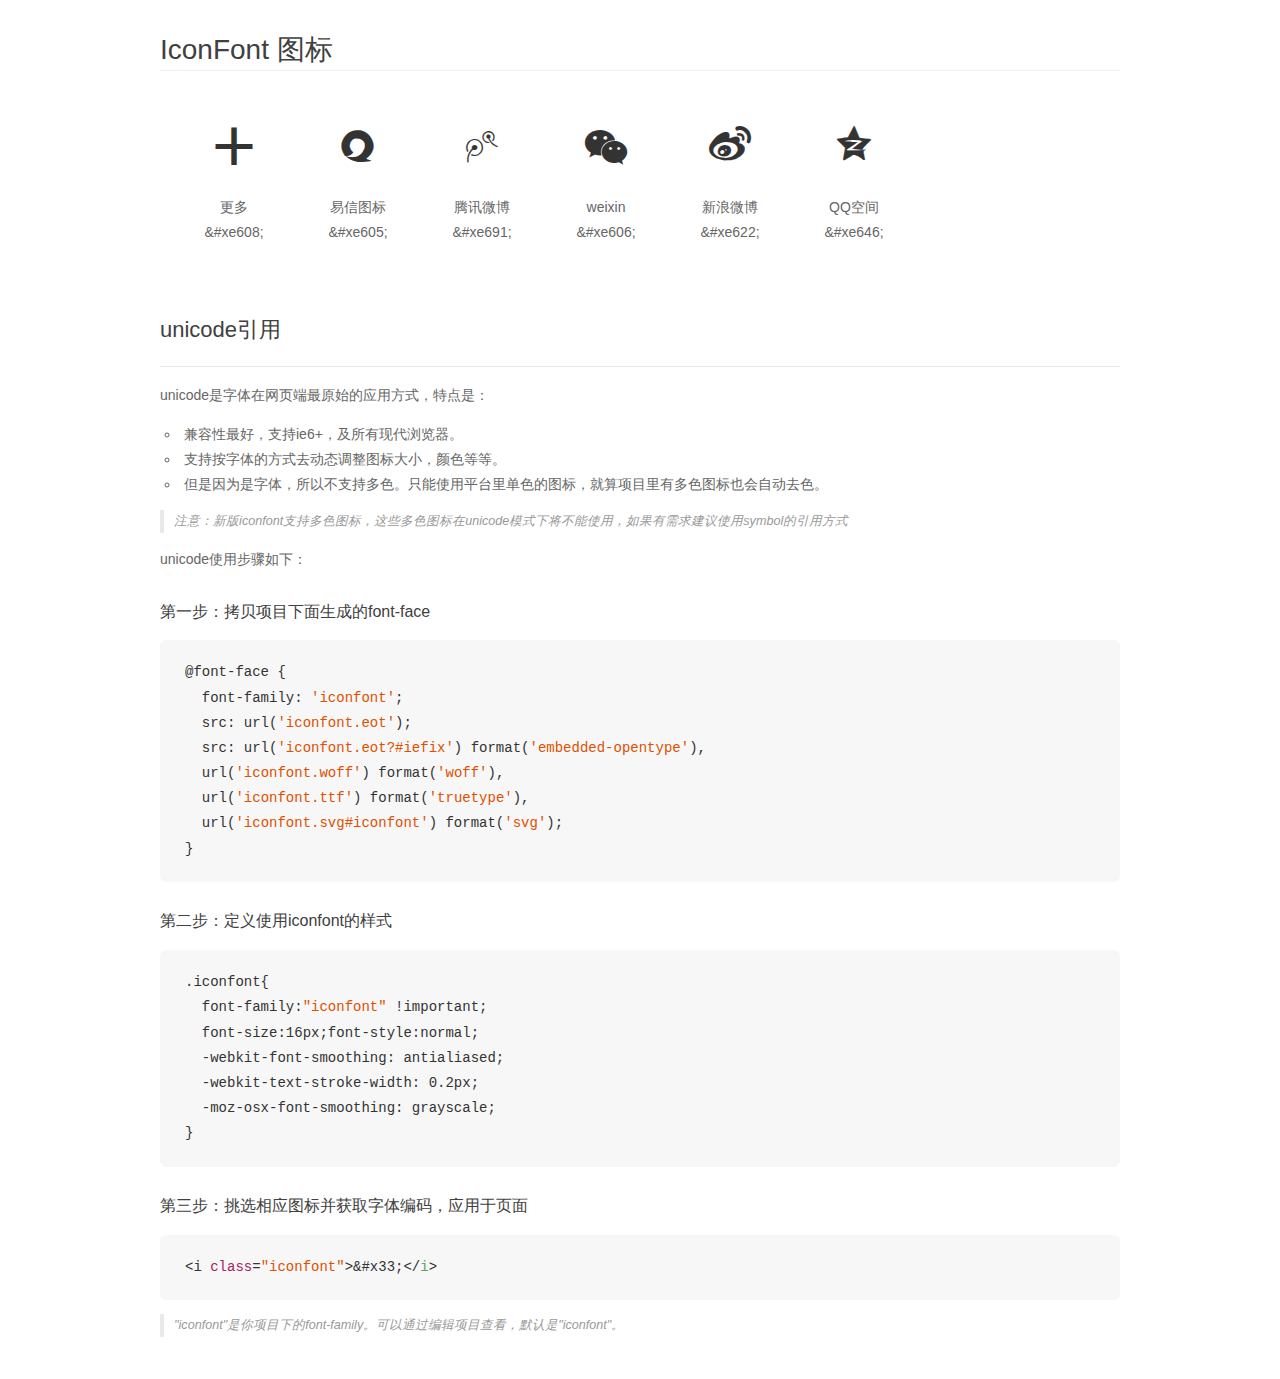
<file: font/demo_unicode.html>
<!DOCTYPE html>
<html>
<head>
    <meta charset="utf-8"/>
    <title>IconFont</title>
    <link rel="stylesheet" href="demo.css">

    <style type="text/css">

        @font-face {font-family: "iconfont";
          src: url('iconfont.eot'); /* IE9*/
          src: url('iconfont.eot#iefix') format('embedded-opentype'), /* IE6-IE8 */
          url('iconfont.woff') format('woff'), /* chrome, firefox */
          url('iconfont.ttf') format('truetype'), /* chrome, firefox, opera, Safari, Android, iOS 4.2+*/
          url('iconfont.svg#iconfont') format('svg'); /* iOS 4.1- */
        }

        .iconfont {
          font-family:"iconfont" !important;
          font-size:16px;
          font-style:normal;
          -webkit-font-smoothing: antialiased;
          -webkit-text-stroke-width: 0.2px;
          -moz-osx-font-smoothing: grayscale;
        }

    </style>
</head>
<body>
    <div class="main markdown">
        <h1>IconFont 图标</h1>
        <ul class="icon_lists clear">
            
                <li>
                <i class="icon iconfont">&#xe608;</i>
                    <div class="name">更多</div>
                    <div class="code">&amp;#xe608;</div>
                </li>
            
                <li>
                <i class="icon iconfont">&#xe605;</i>
                    <div class="name">易信图标</div>
                    <div class="code">&amp;#xe605;</div>
                </li>
            
                <li>
                <i class="icon iconfont">&#xe691;</i>
                    <div class="name">腾讯微博</div>
                    <div class="code">&amp;#xe691;</div>
                </li>
            
                <li>
                <i class="icon iconfont">&#xe606;</i>
                    <div class="name">weixin</div>
                    <div class="code">&amp;#xe606;</div>
                </li>
            
                <li>
                <i class="icon iconfont">&#xe622;</i>
                    <div class="name">新浪微博</div>
                    <div class="code">&amp;#xe622;</div>
                </li>
            
                <li>
                <i class="icon iconfont">&#xe646;</i>
                    <div class="name">QQ空间</div>
                    <div class="code">&amp;#xe646;</div>
                </li>
            
        </ul>
        <h2 id="unicode-">unicode引用</h2>
        <hr>

        <p>unicode是字体在网页端最原始的应用方式，特点是：</p>
        <ul>
        <li>兼容性最好，支持ie6+，及所有现代浏览器。</li>
        <li>支持按字体的方式去动态调整图标大小，颜色等等。</li>
        <li>但是因为是字体，所以不支持多色。只能使用平台里单色的图标，就算项目里有多色图标也会自动去色。</li>
        </ul>
        <blockquote>
        <p>注意：新版iconfont支持多色图标，这些多色图标在unicode模式下将不能使用，如果有需求建议使用symbol的引用方式</p>
        </blockquote>
        <p>unicode使用步骤如下：</p>
        <h3 id="-font-face">第一步：拷贝项目下面生成的font-face</h3>
        <pre><code class="lang-js hljs javascript">@font-face {
  font-family: <span class="hljs-string">'iconfont'</span>;
  src: url(<span class="hljs-string">'iconfont.eot'</span>);
  src: url(<span class="hljs-string">'iconfont.eot?#iefix'</span>) format(<span class="hljs-string">'embedded-opentype'</span>),
  url(<span class="hljs-string">'iconfont.woff'</span>) format(<span class="hljs-string">'woff'</span>),
  url(<span class="hljs-string">'iconfont.ttf'</span>) format(<span class="hljs-string">'truetype'</span>),
  url(<span class="hljs-string">'iconfont.svg#iconfont'</span>) format(<span class="hljs-string">'svg'</span>);
}
</code></pre>
        <h3 id="-iconfont-">第二步：定义使用iconfont的样式</h3>
        <pre><code class="lang-js hljs javascript">.iconfont{
  font-family:<span class="hljs-string">"iconfont"</span> !important;
  font-size:<span class="hljs-number">16</span>px;font-style:normal;
  -webkit-font-smoothing: antialiased;
  -webkit-text-stroke-width: <span class="hljs-number">0.2</span>px;
  -moz-osx-font-smoothing: grayscale;
}
</code></pre>
        <h3 id="-">第三步：挑选相应图标并获取字体编码，应用于页面</h3>
        <pre><code class="lang-js hljs javascript">&lt;i <span class="hljs-class"><span class="hljs-keyword">class</span></span>=<span class="hljs-string">"iconfont"</span>&gt;&amp;#x33;<span class="xml"><span class="hljs-tag">&lt;/<span class="hljs-name">i</span>&gt;</span></span></code></pre>

        <blockquote>
        <p>"iconfont"是你项目下的font-family。可以通过编辑项目查看，默认是"iconfont"。</p>
        </blockquote>
    </div>


</body>
</html>
</file>
<file: css/common.css>
.header{
    position:fixed;
    top:0;
    left:0;
    z-index:999;
    width:100%;
    height:65px;
    background:#E9EBEE;
    box-shadow: 0 2px 5px #ccc;
}
.header .h-main{
    width: 1100px;
    height: 100%;
    margin:0 auto;
}
.header .h-main .logo{
    float:left;
}
.header .h-main .logo a{
    display:block;
    padding:14px;
}
.header .h-main .h-m-nav{
    float:right;
    width:810px;
    height:100%;
}
.header .h-main .h-m-nav>ul{
    height:100%;
    display:none;
}
.header .h-main .h-m-nav .list1{
    display:block;
}
.header .h-main .h-m-nav .list2{
    width:480px;
    height:55px;
    margin:0 auto;
}
.header .h-main .h-m-nav>ul>li{
    float:left;
    height:100%;
}
.header .h-main .h-m-nav ul li a{
    color:#000;
}
.header .h-main .h-m-nav .list1>li a,.header .h-main .h-m-nav .list2>li>a{
    display:block;
    padding:23px 40px;
}
.header .h-main .h-m-nav .list2>li>a{
    padding:18px 42px;
}
.header .h-main .h-m-nav .list2 li.more{
    position:relative;
    margin-left:20px;
    cursor: pointer;
    line-height: 55px;
}
.header .h-main .h-m-nav .list2 li.more img{
    width:13px;
    height:13px;
    margin-left:2px;
}
.header .h-main .h-m-nav ul li.active a{
    color:#A7C31E;
}
.header .h-main .h-m-nav ul li a:hover{
    color:#A7C31E;
}
.header .h-main .h-m-nav .list2 li.more .more-hide{
    display:none;
    position:absolute;
    top:45px;
    left:-30px;
    width:100px;
    height:140px;
    border:1px solid #000;
    border-radius: 5px;
    background:#fff;
}
.header .h-main .h-m-nav .list2 li.more .more-hide ul li{
    height:35px;
    text-align:center;
    line-height: 35px;
}
/*End header*/

@media all and (max-width:1200px) and (min-width: 900px){
    .header .h-main .h-m-nav .list1>li a{
        padding:22px 20px;
    }
}
@media all and (max-width: 900px){
    .header{
        height:100px;
        background: #ffffff;
    }
    .header .h-main .logo{
        float:none;
        width:100%;
        height:45px;
    }
    .header .h-main .logo a{
        width:132px;
        height:37px;
        padding-top:8px;
        margin:0 auto;
    }
    .header .h-main .h-m-nav{
        width:100%;
        height:55px;
    }
    .header .h-main .h-m-nav .list1{
        display:none;
    }
    .header .h-main .h-m-nav .list2{
        display:block;

    }
}
@media all and (max-width: 900px) and (min-width: 600px){
    .header .h-main{
        width:600px;
    }
}
@media all and (max-width: 600px) {
    .header{
        min-width:320px;
    }
    .header .h-main{
        width:100%;
    }
    .header .h-main .h-m-nav .list2{
        width:320px;
    }
    .header .h-main .h-m-nav .list2>li>a{
        padding:18px 15px;
    }
    .header .h-main .h-m-nav .list2>li.more img{
        margin-left:10px;
    }
}
</file>
<file: css/campus.css>
.content{
    margin-top:71px;
}
.content .part1{
    position:relative;
    background:url("../images/campus/bg1.jpg")center center/cover;
    color:#fff;
}
.part1 .title{
    width:280px;
    height: 120px;
    padding: 15% 0 0 25%;
}
.part1 .title .p1{
    font-size: 40px;
}
.part1 .title .p2{
    float: right;
    line-height: 40px;
    font-size: 18px;
}
.part1 .bottom{
    position: absolute;
    left:0;
    bottom:0;
    width:100%;
    height:100px;
    background:rgba(255,255,255,.5);
    line-height: 100px;
    text-align: center;
    font-size: 18px;
}
.part .btn{
    position:absolute;
    left:50%;
    top:0;
    width:46px;
    height:46px;
    background: url("../images/campus/a_d.png");
    margin-left:-23px;
    margin-top:-23px;
    cursor: pointer;
}
.content .bg{
    width:100%;
    height:430px;
    background-position:center center;
    background-size: cover;
    background-attachment: fixed;
}
.content .bg1{
    background-image: url('../images/campus/bg2.jpg');
}
.content .part2{
    position: relative;
    width:100%;
    height: 530px;
    background: #f0f2f5;
}
.part2 .wrap,.part3 .wrap,.part4 .wrap,.part5 .wrap,.part6 .wrap{
    position: relative;
    width:1000px;
    height:100%;
    margin:0 auto;
}
.part2 .wrap .left{
    position: absolute;
    left:0;
    top:50%;
    width:300px;
    height:150px;
    margin-top: -75px;
    color:#0080ba;
}
.part2 .wrap .left .p1{
    font-size: 40px;
}
.part2 .wrap .left .p2,.part2 .wrap .left .p3{
    font-size: 16px;
    line-height: 30px;
}
.part2 .wrap .right{
    position: absolute;
    right: 0;
    overflow: hidden;
    width:530px;
    height: 100%;
}
.part2 .wrap .right p{
    position:absolute;
    top:50%;
    right: 0;
    transform: rotate(0deg) translate(0,-50%);
}
.part2 .wrap .right p img{
    display:block;
}
.part2 .wrap .right .p2{
    right: 32px;
    transform-origin:top center;
    animation: round 20s linear infinite;
}
@keyframes round {
    from{transform: rotate(0deg) translate(0,-50%)}
    to{transform: rotate(360deg) translate(0,-50%)}
}
.part2 .btn{
    top:auto;
    bottom:-23px;
}
.content .bg2{
    background-image:url("../images/campus/bg3.jpg")
}
.content .part3,.content .part4,.content .part5,.content .part6{
    position:relative;
    width:100%;
    height:530px;
    background:#f0f2f5;
}
.part3 .wrap .first{
    float:right;
    width:240px;
    height:120px;
    color:#0080ba;
    font-size: 18px;
    margin-top:205px;
}
.part3 .wrap .first .p1{
    font-size: 40px;
}
.part3 .wrap .first .p2,.part3 .wrap .first .p3{
    line-height: 26px;
}
.part3 .wrap .second{
    float:left;
    position:relative;
    width:324px;
    height:324px;
    margin-top: 103px;
}
.part3 .wrap .second ul li{
    display:none;
    position: absolute;
    top:0;
    left: 0;
    width:100%;
    height: 100%;
    background-image: url('../images/campus/m5.png');
    background-size: 100% auto;
}
.part3 .wrap .second ul li.l1{
    display:block;
    background-position: 0 0;
}
.part3 .wrap .second ul li.l2{
    background-position: 0 -100%;
}
.part3 .wrap .second ul li.l3{
    background-position: 0 -200%;
}
.part3 .wrap .second ul li.l4{
    background-position: 0 -300%;
}
.part3 .wrap .second ul li.l5{
    background-position: 0 -400%;
}
.part3 .wrap .second ul li.l6{
    background-position: 0 -500%;
}
.part3 .wrap .second ul li.l7{
    background-position: 0 -600%;
}
.part3 .wrap .second ul li.l8{
    background-position: 0 -700%;
}
.part3 .wrap .second ul li.l9{
    background-position: 0 -800%;
}
.part3 .wrap .three{
    float: left;
    width:160px;
    height: 333px;
    margin: 98.5px 0 0 100px;
}
.part3 .wrap .three ul li{
    list-style: disc;
    color:#b6d230;
    font-size: 24px;
    line-height:35px;
    cursor: pointer;
}
.part3 .wrap .three ul li span{
    color:#0080ba;
    font-size:20px;
    transition: .2s linear;
}
.part3 .wrap .three ul li.active span{
    font-size: 28px;
}
.part3 .btn,.part4 .btn,.part5 .btn{
    top:auto;
    bottom:-23px;
}
.content .bg3{
    background-image:url("../images/campus/bg4.jpg")
}
.part4 .wrap .first{
    float:left;
    width:290px;
    height:130px;
    margin-top:200px;
    color:#0080ba;
    font-size: 18px;
}
.part4 .wrap .first .p1{
    font-size: 40px;
}
.part4 .wrap .first .p2,.part4 .wrap .first .p3{
    line-height: 26px;
}
.part4 .wrap .second{
    position: relative;
    float:right;
    width:530px;
    height:430px;
    margin-top:50px;
}
.part4 .wrap .second .p1{
    width:100%;
    height:100%;
}
.part4 .wrap .second .p1 img{
    display:block;
    width:100%;
    height:auto;
}
.part4 .wrap .second .p2{
    position: absolute;
    top: 106px;
    left: 214px;
    width:157px;
    height:163px;
}
.part4 .wrap .second .p2 img{
    display:block;
    width:100%;
    height:auto;
    animation: watch 60s linear infinite;
}
@keyframes watch {
    from{transform: rotate(0deg); transform-origin:26% 67%;}
    to{transform: rotate(360deg);transform-origin:26% 67%;}
}
.content .bg4{
    background-image:url("../images/campus/bg5.jpg")
}
.part5 .wrap .first{
    float: right;
    width:272px;
    height:122px;
    color:#0080ba;
    font-size: 18px;
    margin-top:204px;
}
.part5 .wrap .first .p1{
    font-size: 40px;
}
.part5 .wrap .first .p2,.part5 .wrap .first .p3{
    line-height: 26px;
}
.part5 .wrap .second{
    float: left;
    width:400px;
    height:397px;
    margin-top:66.5px;
}
.part5 .wrap .second .p5-img{
    width:100%;
    height: 100%;
}
.part5 .wrap .second .p5-img img{
    display: block;
    width:100%;
    height:auto;
    animation:myround 20s linear infinite;
}
@keyframes myround {
    from{transform: rotate(0deg) translate(0,0)}
    to{transform: rotate(360deg) translate(0,0)}
}
.content .bg5{
    background-image:url("../images/campus/bg6.jpg")
}
.part6 .wrap .first{
    float:left;
    width:214px;
    height:160px;
    color:#0080ba;
    font-size: 18px;
    margin-top:185px;
}
.part6 .wrap .first .p1{
    font-size: 40px;
}
.part6 .wrap .first .p3{
    width:100%;
}
.part6 .wrap .first .p3 ul li{
    float:left;
    text-align: center;
    margin:0 8px;
}
.part6 .wrap .first .p3 ul li:first-child{
    margin-left:0;
}
.part6 .wrap .first .p3 ul li img{
    display:block;
}
.part6 .wrap .first .p2,.part6 .wrap .first .p3{
    line-height: 30px;
}
.part6 .second{
    float: right;
    width:668px;
    height:360px;
    margin-top:85px;
}
.part6 .second img{
    display: block;
    width:100%;
    height:auto;
}
.footer{
    width:100%;
    height:80px;
    background:radial-gradient(rgb(0,173,239),rgb(0,121,172));
}
.footer .f-p{
    width:690px;
    height:100%;
    margin:0 auto;
    line-height: 80px;
}
.footer p{
    float: left;
    color:#fff;
    font-size: 16px;
    text-align: center;
    margin-left:40px;
}
</file>
<file: css/campusMedia.css>
@media all and (max-width: 1200px) and (min-width: 900px) {
    .part2 .wrap{
        width:840px;
    }
    .part3 .wrap{
        width:825px;
    }
    .part4 .wrap,.part5 .wrap,.part6 .wrap{
        width:825px;
    }
    .part6 .second{
        width:500px;
        height:320px;
    }
}
@media all and (max-width: 900px){
    .content{
        margin-top:106px;
    }
    .part .btn{
        display:none;
    }
    .content .bg{
        height:300px;
        background-attachment: scroll;
    }
    .part2 .wrap,.par3 .wrap,.part4 .wrap,.part5 .wrap,.part6 .wrap{
        width:100%;
    }
    .part2 .wrap .left{
        position:static;
        margin:0 auto;
        padding-top: 20px;
        text-align: center;
    }
    .part2 .wrap .right{
        position:relative;
        width: 400px;
        height: 343px;
        margin: 0 auto;
    }
    .part2 .wrap .right .p2{
        right: 27px;
    }
    .part2 .wrap .right .p1 img{
        width:400px;
        height:265px;
    }
    .part2 .wrap .right .p2 img{
        width:350px;
        height:327px;
    }
    .part3 .wrap .first{
        float: none;
        margin:0 auto;
        padding-top: 30px;
    }
    .part3 .wrap .second{
        margin-top:0;
    }
    .part3 .wrap .three{
        margin-top:0;
    }
    .part4 .wrap .first{
        float:none;
        margin:0 auto;
        padding-top:30px;
    }
    .part4 .wrap .second{
        float:none;
        margin:0 auto;
    }
    .part5 .wrap .first{
        float:none;
        margin:0 auto;
        padding-top:30px;
    }
    .part5 .wrap .second{
        float:none;
        margin:0 auto;
    }
    .part6 .wrap .first{
        float:none;
        margin:0 auto;
        padding-top:30px;
    }
    .part6 .wrap .second{
        float:none;
        margin:0 auto;
    }
}
@media all and (max-width: 900px) and (min-width: 600px) {
    .part1 .title{
        width:200px;
        height:120px;
        padding:10% 0 0 20%;
    }
    .part1 .title .p1{
        font-size: 30px;
    }
    .part1 .title .p2{
        font-size: 16px;
    }
    .part1 .bottom{
        height:50px;
        line-height: 50px;
        font-size: 12px;
    }
    .part3 .wrap{
        width: 600px;
    }
    .part4 .wrap{
        width:530px;
    }
    .part4 .wrap .first{
        width:100%;
        height:80px;
        text-align: center;
    }
    .part4 .wrap .second{
        width: 400px;
    }
    .part4 .wrap .second .p2{
        top: 82px;
        left: 163px;
        width: 116px;
    }
    .part5 .wrap{
        width:530px;
    }
    .part5 .wrap .first{
        width:100%;
        height:80px;
        text-align: center;
    }
    .part5 .wrap .second{
        width: 300px;
        height:300px;
        margin-top:60px;
    }
    .part6 .wrap{
        width:530px;
    }
    .part6 .wrap .first{
        width:100%;
        height:80px;
        text-align: center;
    }
    .part6 .wrap .first .p3{
        width:250px;
        height:70px;
        margin:0 auto;
    }
    .part6 .wrap .first .p1{
        font-style: 24px;
    }
    .part6 .wrap .first .p2,.part6 .wrap .first .p3{
        line-height: 40px;
    }
    .part6 .wrap .first .p3 ul li{
        margin:0 15px;
    }
    .part6 .wrap .second{
        width: 393px;
        margin-top:146px;
    }
    .footer{
        height:130px;
    }
    .footer .f-p{
        width:244px;
        height:100%;
        line-height: 40px;
    }
    .footer .f-p p{
        float: none;
    }
}
@media all and (max-width: 600px) {
    .part1 .title{
        width:150px;
        height:70px;
        padding:10% 0 0 20%;
    }
    .part1 .title .p1{
        font-size: 24px;
    }
    .part1 .title .p2{
        line-height: 20px;
        font-size: 12px;
    }
    .part1 .bottom{
        height:40px;
        line-height: 40px;
        font-size: 12px;
    }
    .part2 .wrap .left{
        height:100px;
    }
    .part2 .wrap .left .p1{
        font-size: 24px;
    }
    .part2 .wrap .left .p2,.part2 .wrap .left .p3{
        font-size: 14px;
    }
    .part2 .wrap .right{
        width: 300px;
        height: 270px;
    }
    .part2 .wrap .right .p1 img{
        width: 300px;
        height: 200px;
    }
    .part2 .wrap .right .p2{
        right: 14px;
    }
    .part2 .wrap .right .p2 img{
        width: 270px;
        height: 253px;
    }
    .content .part3,.content .part4,.content .prat5{
        height: 650px;
    }
    .part3 .wrap,.part5 .wrap{
        width:100%;
    }
    .part3 .wrap .first,.part5 .wrap .first{
        text-align: center;
        font-size: 14px;
    }
    .part3 .wrap .first .p1 ,.part5 .wrap .first .part1{
        font-size: 24px;
    }
    .part3 .wrap .second{
        float: none;
        width:280px;
        height: 280px;
        margin:0 auto;
    }
    .part3 .wrap .three{
        float: none;
        width:300px;
        height:100px;
        margin:25px auto 0;
    }
    .part3 .wrap .three ul li{
        float:left;
        margin:0 18px;
    }
    .part3 .wrap .three ul li span{
        font-size:16px;
    }
    .part3 .wrap .three ul li.active span{
        font-size: 16px;
        color:#b6d230;!important;
    }
    .content .part4{
        height:480px;
    }
    .part4 .wrap{
        width:250px;
    }
    .part4 .wrap .first{
        text-align: center;
        font-size: 14px;
    }
    .part4 .wrap .first .p1{
        font-size: 24px;
    }
    .part4 .wrap .second{
        width:300px;
        height:237px;
    }
    .part4 .wrap .second .p2{
        top: 66px;
        left: 124px;
        width: 80px;
    }
    .content .part5{
        height:480px;
    }
    .part5 .wrap .second{
        width:240px;
        height:240px;
    }
    .content .part6{
        height:480px;
    }
    .part6 .wrap .first{
        width:206px;
        height:104px;
        text-align: center;
        font-size: 14px;
    }
    .part6 .wrap .first .p1{
        font-size: 24px;
    }
    .part6 .wrap .second{
        width:300px;
        margin-top:100px;
    }
    .footer{
        height:120px;
    }
    .footer .f-p{
        width:244px;
        height:100%;
        line-height: 35px;
    }
    .footer .f-p p{
        float: none;
        font-size: 12px;
    }
}
</file>
<file: css/case.css>
.top{
    position: relative;
    width:100%;
    height:616px;
    background:url("../images/case/bg.jpg") center top;
    background-size: cover;
    margin-top:71px;
}
.top .t-main{
    position: absolute;
    top:40%;
    left:100px;
    width:410px;
    height:120px;
}
.top .t-main p{
    width:100%;
}
.top .t-main p img{
    display:block;
    width:100%;
    height:auto;
}
.top .t-main .p2{
    margin:15px 0;
}
.container{
    width:60%;
    margin:0 auto 0;
}
.container .c-top{
    max-width: 512px;
    width:100%;
    height: 90px;
    padding-top: 30px;
    margin:0 auto;
    background:url("../images/case/line.png")no-repeat left bottom;
}
.container .c-top img{
    display: block;
    margin:0 auto;
}
.container .c-top p{
    margin-top: 22px;
    text-align: center;
    font-size: 18px;
}
.container .c-main{
    max-width: 860px;
    width:100%;
    margin-top:10px;
    color:#969696;
    line-height: 30px;
    font-size: 16px;
}
.container .title{
    font-size:20px;
    color:#646464;
    padding-top:100px;
    margin-bottom:50px;
}
.container .img{
    width:500px;
    height:410px;
    margin:0 auto;
    padding:50px 0 70px;
}
.container .img img{
    display:block;
    width:100%;
    height:auto;
}
.footer{
    width:100%;
    height:80px;
}
.footer .border{
    width:80%;
    margin:0 auto;
    border-bottom:1px solid #ccc;
}
.footer .f-p{
    width:690px;
    height:100%;
    margin:0 auto;
    line-height: 80px;
}
.footer p{
    float: left;
    color:#ccc;
    font-size: 16px;
    text-align: center;
    margin-left:40px;
}
</file>
<file: css/caseMedia.css>
@media all and (max-width: 1200px) and (min-width: 900px){
    .top{
        height:516px;
        margin-top:106px;
    }
    .top .t-main{
        width:400px;
        height:115px;
    }
}
@media all and (max-width: 900px) {
    .container .c-top {
        background: url("../images/case/line.png") no-repeat center bottom;
    }
}
@media all and (max-width: 900px) and (min-width: 600px){
    .top{
        height:400px;
        margin-top:106px;
    }
    .top .t-main{
        width:275px;
        height:90px;
    }
    .container .c-top {
        width:376px;
    }
    .footer{
        height:130px;
    }
    .footer .f-p{
        width:244px;
        height:100%;
        line-height: 40px;
    }
    .footer .f-p p{
        float: none;
    }
}
@media all and (max-width: 600px) {
    .top {
        height: 210px;
    }

    .top .t-main {
        width: 155px;
        height: 60px;
        left: 5px;
    }

    .container .c-top {
        width: 315px;
    }

    .container .c-main {
        font-size: 12px;
    }

    .container .title {
        font-size: 16px;
        text-align: center;
    }
    .container .img{
        width:100%;
    }
    .footer{
        height:120px;
    }
    .footer .f-p{
        width:244px;
        height:100%;
        line-height: 35px;
    }
    .footer .f-p p{
        float: none;
        font-size: 12px;
    }
}
</file>
<file: css/contact.css>
.top{
    position:relative;
    clear: both;
    overflow: hidden;
    width:100%;
    margin-top:71px;
}
.top .t-bg{
    height:650px;
    background:url("../images/contact/bg.jpg")no-repeat center bottom/cover;
}
.top .t-bg .bg-title{
    max-width: 520px;
    width:50%;
    margin:0 auto;
    padding:30px 0;
    text-align:center;
    line-height: 40px;
    background:url("../images/join/line.png") no-repeat bottom center;
}
.top .t-bg .bg-title img{
    width:50%;
    margin:0 auto;
}
.top .t-bg .bg-title p{
    font-size: 20px;
}
.top .t-bg .bg-wx{
    width:100%;
    margin:4% auto 2%;
}
.top .t-bg .bg-wx .wx-img{
    margin:0 auto;
    width:150px;
}
.top .t-bg .bg-wx .wx-img img{
    width:100%;
}
.top .t-bg .bg-wx p{
    font-size: 16px;
    color:#fff;
    line-height:20px;
    margin-top: 20px;
    text-align: center;
}
.top .t-bg ul{
    width:805px;
    height:113px;
    margin:2% auto;
}
.top .t-bg ul li{
    float: left;
    margin:0 35px;
    font-size: 18px;
    color:#fff;
}
.top .t-bg ul li img{
    width:100%;
}
.top .t-bg ul li.bg-email{
    width:200px;
}
.top .t-bg ul li.bg-phone{
    width:185px;
}
.top .t-bg ul li.bg-location{
    width:201px;
}
.top .t-bg ul li .li-bg{
    margin:0 auto;
    width:70px;
}
.top .t-bg ul li span{
    display:block;
    text-align: center;
    margin-top: 20px;
    line-height: 25px;
}
.container{
    position:relative;
    width:100%;
    min-width: 400px;
}
.container .title{
    max-width: 520px;
    width:50%;
    margin:0 auto;
    padding:30px 0;
    text-align:center;
    line-height: 30px;
    background:url("../images/join/line.png") no-repeat bottom center;
}
.container .title img{
    display:block;
    width:50%;
    margin:0 auto;
}
.container .title p{
    font-size: 20px;
    padding-top:25px;
}
.container .c-main{
    margin:0 auto;
    padding:100px 0;
    width:1100px;
    line-height: 70px;
    font-size: 21px;
}
.container .c-main ul li{
    margin:50px 0;
    clear:both;
}
.container .c-main ul li .bg{
    float:left;
    width:70px;
}
.container .c-main ul li .bg img{
    display:block;
    width:100%;
}
.container .c-main ul li span{
    margin-left: 40px;
}
.container .c-map{
    position:absolute;
    top:-20%;
    right:-10%;
    z-index:-1;
    width:90%;
}
.container .c-map img{
    width:100%;
}
.footer{
    width:100%;
    height:80px;
}
.footer .border{
    width:80%;
    margin:0 auto;
    border-bottom:1px solid #ccc;
}
.footer .f-p{
    width:690px;
    height:100%;
    margin:0 auto;
    line-height: 80px;
}
.footer p{
    float: left;
    color:#ccc;
    font-size: 16px;
    text-align: center;
    margin-left:40px;
}
</file>
<file: css/contactMedia.css>
@media all and (max-width: 1500px) and (min-width: 1200px) {
    .container .c-map{
        right:-10%;
        top:-20%;
    }
}
@media all and (max-width: 1200px) and (min-width: 900px) {
    .top .t-bg {
        height: 585px;
    }
    .container .c-main{
        width:900px;
    }
    .container .c-main ul li{
        margin:10px 0;
    }
    .container .c-map{
        right:-8%;
        top:-15%;
    }
}
@media all and (max-width: 900px) {
    .top{
        margin-top:110px;
    }
    .container .c-map{
        display:none;
    }
}
@media all and (max-width: 900px) and (min-width: 600px) {
    .top .t-bg{
        height:465px;
    }
    .top .t-bg .bg-title{
        padding-top: 20px;
    }
    .top .t-bg .bg-title img{
        width:70%;
    }
    .top .t-bg .bg-wx .wx-img{
        width:100px;
    }
    .top .t-bg ul{
        width:650px;
        margin:5% auto;
    }
    .top .t-bg ul li{
        margin:0 10px;
        font-size: 14px;
    }
    .top .t-bg ul li .li-bg{
        width:40px;
    }
    .container .c-main{
        width:600px;
    }
    .container .c-main ul li{
        margin:10px auto;
        width:90%;
        font-size: 14px;
    }
    .footer{
        height:130px;
    }
    .footer .f-p{
        width:244px;
        height:100%;
        line-height: 40px;
    }
    .footer .f-p p{
        float: none;
    }

}
@media all and (max-width: 600px) {
    .top .t-bg{
        height:500px;
    }
    .top .t-bg .bg-wx .wx-img{
        width:100px;
    }
    .top .t-bg ul{
        width:300px;
        margin:5% auto;
    }
    .top .t-bg ul li{
        clear:both;
        float:none;
        margin:10px auto;
        font-size: 14px;
        overflow: hidden;
    }
    .top .t-bg ul li .li-bg{
        width:40px;
        float:left;
        margin-right: 20px;
    }
    .top .t-bg ul li.bg-email{
        width:230px;
    }
    .top .t-bg ul li.bg-phone{
        width:230px;
    }
    .top .t-bg ul li.bg-location{
        width:239px;
    }
    .top .t-bg ul li span{
        float:left;
        margin-top: 10px;
        font-size: 16px;
    }
    .container .c-main{
        width:320px;
        padding:50px 0;
    }
    .container .c-main ul li{
        margin:10px auto;
        width:90%;
        font-size: 12px;
    }
    .footer{
        height:120px;
    }
    .footer .f-p{
        width:244px;
        height:100%;
        line-height: 35px;
    }
    .footer .f-p p{
        float: none;
        font-size: 12px;
    }
    .container .c-main{
        width:80%;
        font-size: 13px;
    }
    .container .c-main .c-list p{
        font-size: 16px;
        text-align: center;
    }
}
</file>
<file: css/join.css>
.top{
    position:relative;
    clear: both;
    overflow: hidden;
    width:100%;
    margin-top:71px;
}
.top .t-bg{
    height:560px;
    background:url("../images/join/bg.jpg")no-repeat center bottom/cover;
}
.top .t-bg .bg{
    width:1000px;
    margin:0 auto;
    padding-top: 133px;
}
.top .t-bg .bg img{
    width:100%;
}
.container{
    width:100%;
    min-width: 400px;
}
.container .title{
    max-width: 520px;
    width:50%;
    margin:0 auto;
    padding:30px 0;
    text-align:center;
    line-height: 30px;
    background:url("../images/join/line.png") no-repeat bottom center;
}
.container .title img{
    display:block;
    width:50%;
    margin:0 auto;
}
.container .title p{
    font-size: 20px;
    padding-top:25px;
}
.container .c-main{
    width:80%;
    margin:10px auto;
    color:#969696;
    line-height: 30px;
    font-size:16px;
}
.container .c-main .c-list{
    width:520px;
    margin:0 auto;
}
.container .c-main .c-list p{
    font-size: 20px;
    padding:25px 0;
    color:#2F96C5;
}
.container .c-main .referral{
    line-height: 40px;
    color:#93CA21;
    width:80%;
    max-width: 660px;
    margin:30px auto;
    text-align: center;
}
.container .c-main .phone{
    line-height: 40px;
    color:#93CA21;
    width:80%;
    max-width: 660px;
    margin:30px auto;
    text-align:center;
}
.container .c-main .phone span{
    display: inline-block;
    margin:0 20px;
    color:#628816;
}
.footer{
    width:100%;
    height:80px;
}
.footer .border{
    width:80%;
    margin:0 auto;
    border-bottom:1px solid #ccc;
}
.footer .f-p{
    width:690px;
    height:100%;
    margin:0 auto;
    line-height: 80px;
}
.footer p{
    float: left;
    color:#ccc;
    font-size: 16px;
    text-align: center;
    margin-left:40px;
}
</file>
<file: css/joinMedia.css>
@media all and (max-width: 1200px) and (min-width: 900px) {
    .top .t-bg {
        height: 450px;
    }
    .top .t-bg .bg{
        width:800px;
        padding-top:109px;
    }
}
@media all and (max-width: 900px) {
    .top{
        margin-top:110px;
    }
}
@media all and (max-width: 900px) and (min-width: 600px) {
    .top .t-bg{
        height:350px;
    }
    .top .t-bg .bg{
        width:600px;
        padding-top:93px;
    }
    .footer{
        height:130px;
    }
    .footer .f-p{
        width:244px;
        height:100%;
        line-height: 40px;
    }
    .footer .f-p p{
        float: none;
    }
}
@media all and (max-width: 600px) {
    .top .t-bg{
        height:200px;
    }
    .top .t-bg .bg{
        width:320px;
        padding-top:63px;
    }
    .footer{
        height:120px;
    }
    .footer .f-p{
        width:244px;
        height:100%;
        line-height: 35px;
    }
    .footer .f-p p{
        float: none;
        font-size: 12px;
    }
    .container .c-main{
        width:80%;
        font-size: 13px;
    }
    .container .c-main .c-list p{
        font-size: 16px;
        text-align: center;
    }
}
</file>
<file: css/mobile.css>
html {
    font-size:20px;
}
.clear:after{display:block;clear:both;content:"\0020";visibility:hidden;height:0;}
.container {
    width:100%;
    max-width:640px;
	min-width:320px;
    margin:auto;
    font-size:0.6rem;
    padding-bottom:8rem;
}
header {
    position: relative;
    width:100%;
    height:2rem;
    max-height:50px;
    padding:0.75rem 0;
    background-color:#02a1fc;
}
.warp {
    position:relative;
    max-width:580px;
    height:100%;
    margin:0 auto;
    overflow: hidden;
}
header .warp .city {
    position:absolute;
    left:0;
    width:4.5rem;
}
header .warp .city form {
    width:100%;
}
header .warp .city form select {
    width:100%;
    height: 2rem;
    line-height: 2rem;
    border:none;
    background-color:transparent;
    font-size:1.15rem;
    color:#fff;
	appearance:none;  
	-moz-appearance:none;  
	-webkit-appearance:none; 
}
header .warp .city form  select::-ms-expand { 
	display: none; 
} 
header .warp .city img {
    position: absolute;
    right:0;
    top:50%;
    margin-top:-0.6rem;
    width:1.2rem;
    background-color:#02a1fc;;
}
header .warp .search {
    padding-left:6rem;
    padding-right:5rem;
    height:2rem;
    line-height: 2rem;
}
header .warp .search form {
    width:100%;
    position:relative;
}
header .warp .search form input {
    width:100%;
    padding-left:2.5rem;
    height:1.8rem;
    line-height: 1.8rem;
    border:1px solid #fff;
    border-radius: 15px;
    color:#fff;
    background-color: transparent;
    font-size:1.15rem;
    outline: none;
}
header .warp .search form input:focus {
    outline: none;
}
header .warp .search form img {
    position:absolute;
    left:0.4rem;
    top:50%;
    margin-top:-0.75rem;
    width:1.8rem;
}
header .warp .scan {
    position:absolute;
    right:0.1rem;
    top:0;
    width:2.2rem;
    height:2rem;
}
.banner {
    width:100%;
    max-height:205px;
    overflow:hidden;
}
.banner ul {
    width:200%;
}
.banner ul li {
    float:left;
    width:50%;
}
.banner ul li img {
    max-width:100%;
}

.details {
    max-height: 330px;
    padding:2rem 0;
    border-bottom:5px solid #e5e5e5;
}
.details .b-ul {
    width:200%;
}
.details .b-ul ul {
    float:left;
    width:50%;
    height:100%;
}
.details .b-ul ul li {
    float:left;
    width:25%;
    height:6rem;
    margin-bottom:1.5rem;
    text-align:center;
}

.details .b-ul ul li a img {
    width:4rem;
    margin:0 auto;
}
.details .b-ul ul li a span {
    display:block;
    margin-top:0.8rem;
    font-size:1rem;
    font-family: "黑体", serif;
    color:#000;
}

.more {
    max-height:420px;
    padding-bottom:0.5rem;
    border-bottom:5px solid #e5e5e5;
}
.more .more_top {
    position: relative;
    height:1rem;
    line-height:1rem;
    padding:1rem 0;
    font-family: "微软雅黑", sans-serif;
    color:#000;
    text-align: center;
}
.more .more_top .more_top_left{
    position: absolute;
    left:0;
    border-left:5px solid #0c97f8;
    padding-left:0.5rem;
    font-size:1rem;
}
.more .more_top .more_top_start {
    font-size:0.9rem;
}
.more .more_top .more_top_start b {
    font-weight: normal;
    color:#4792f8;
}
.more .more_top .more_top_more {
    position: absolute;
    right:0;
    font-size:0.9rem;
}
.more .more_content {
    width:100%;
    overflow: hidden;
}
.more .more_content ul {
    width:200%;
    padding-bottom:0.5rem;
    margin-bottom:1rem;
}
.more .more_content ul.line {
    border-bottom:1px solid #999;
}
.more .more_content ul li {
    float:left;
    width:12.5%;
    text-align: center;
    font-size:0.9rem;
    font-family: "微软雅黑", sans-serif;
}
.more .more_content ul li a {
    display: block;
    text-align: center;
    padding:0 0.2rem;
}
.more .more_content ul li a img {
    max-width:100%;
}
.more .more_content ul li a span {
    display:block;
    margin-top:0.4rem;
    color:#999;
}

.all {
    max-height:420px;
    padding-bottom:0.5rem;
    border-bottom:5px solid #e5e5e5;
}
.all .more_top {
    position: relative;
    height:1rem;
    line-height:1rem;
    padding:1rem 0;
    font-family: "微软雅黑", sans-serif;
    color:#000;
    text-align: center;
}
.all .more_top .more_top_left{
    position: absolute;
    left:0;
    border-left:5px solid #0c97f8;
    padding-left:0.5rem;
    font-size:1rem;
}
.all .more_top .more_top_start {
    font-size:0.9rem;
}
.all .more_top .more_top_start b {
    font-weight: normal;
    color:#4792f8;
}
.all .more_top .more_top_more {
    position: absolute;
    right:0;
    font-size:0.9rem;
}
.all .more_content {
    width:100%;
    overflow: hidden;
}
.all .more_content ul {
    width:200%;
    margin-bottom:1rem;
}
.all .more_content ul.line {
    border-bottom:1px solid #999;
}
.all .more_content ul li {
    float:left;
    width:12.5%;
    padding-bottom:2px;
    text-align: center;
    font-size:0.9rem;
    font-family: "微软雅黑", sans-serif;
}
.all .more_content ul li.l1 a{
    background:#f4cad4;
}
.all .more_content ul li.l2 a{
    background:#bbdfdd;
}
.all .more_content ul li.l3 a{
    background:#F1D09B;
}
.all .more_content ul li.l4 a{
    background:#FAD1EF;
}
.all .more_content ul li a {
    display: block;
    margin:0 0.2rem;
    text-align: center;
}
.all .more_content ul li a p {
    position:relative;
    padding:0.4rem;
    text-align: right;
    color:#999;
    font-size:0.7rem;
    font-family: "微软雅黑", sans-serif;
}
.all .more_content ul li a p span {
    position: absolute;
    left:0.6rem;
    color:#fe3d74;
    font-size:0.8rem;
    font-weight: bold;
}
.all .more_content ul li a img {
    max-width:100%;
}

.enjoy {
    max-width:580px;
    max-height: 640px;
    position:relative;
    margin: 0 auto;
}
.enjoy .enjoy_top {
    position:relative;
    padding:1.7rem 0 0.7rem;
    border-bottom:1px solid #cccccc;
}
.enjoy .enjoy_top span {
    padding-left:0.5rem;
    border-left:5px solid #0c97f8;
    font-size:1rem;
    font-family: "微软雅黑", sans-serif;
}
.enjoy .enjoy_top a {
    position:absolute;
    right:0.2rem;
    font-size:0.9rem;
    font-family: "微软雅黑", sans-serif ;
    color:#666;
}
.enjoy .enjoy_content ul {
    padding:1.2rem 0;
    border-bottom:1px solid #ccc;
}
.enjoy .enjoy_content ul li {
    padding:0.8rem 0;
}
.enjoy .enjoy_content ul li.line {
    border-top:1px solid #ccc;
    border-bottom:1px solid #ccc;
}
.enjoy .enjoy_content ul li>img {
    float:left;
    width:35%;
    max-width:35%;
}
.enjoy .enjoy_content .enjoy_details {
    float:left;
    width:60%;
    padding:0 2.5%;
}
.enjoy .enjoy_content .enjoy_details p {
    position: relative;
    padding:0.3rem 0 .6rem;
    font-size:0.9rem;
    font-family: "微软雅黑", sans-serif;
    line-height:1.3rem;
    color:#999;
    white-space:nowrap;
    overflow: hidden;
    text-overflow: ellipsis;
}
.enjoy .enjoy_content .enjoy_details .p1 {
    color:#000000;
}
.enjoy .enjoy_content .enjoy_details .p3 {
    text-align: right;
}
.enjoy .enjoy_content .enjoy_details p span {
    position: absolute;
    right:0.2rem;
    color:#999;
}

.enjoy .enjoy_content .enjoy_details p em {
    position: absolute;
    left:0;
    font-size:0.75rem;
    font-style: normal;
    color:#ea0000;
}
.enjoy .enjoy_content .enjoy_details p em b {
    font-size:1.05rem;
}
.enjoy .enjoy_btm {
    margin-top:1.15rem;
    text-align:center;;
    font-size:0.9rem;
    color:#999;
    font-family: "微软雅黑", sans-serif;
}
footer {
    position:fixed;
    left:0;
    bottom:0;
    width:100%;
    padding:1rem 0;
    background:#0b97f8;
    z-index:99;
}
footer .link {
    max-width:580px;
    margin:0 auto;
}
footer .link ul li {
    float:left;
    width:25%;
    text-align: center;
}
footer .link ul li a {
    display: block;
    height:2rem;
    min-height:2rem;
}
footer .link ul li a img {
    width:2rem;
    max-width: 100%;
    margin:0 auto;
}
footer .link ul li p {
    color:#fff;
    font-size:1.04rem;
    margin-top:0.4rem;
}
</file>
<file: css/news.css>
.top{
    position:relative;
    clear: both;
    overflow: hidden;
    width:100%;
    margin-top:71px;
}
.top .t-bg{
    height:560px;
    background:url("../images/news/bg.jpg")no-repeat center bottom/cover;
}
.top .t-bg div{
    position:absolute;
}
.top .t-bg div img{
    display:block;
    width:100%;
}
.top .t-bg .bg1{
    top:50%;
    left: 10%;
}
.top .t-bg .bg2{
    width:800px;
    left:50%;
    bottom:-90px;
    margin-left: -400px;
}
.top .t-bg .bg3{
    top:40%;
    right: 10%;
}
.top .t-bg .bg4{
    bottom:10%;
    right:5%;
}
.container{
    width:100%;
    min-width: 400px;
}
.container .title{
    max-width: 520px;
    width:50%;
    margin:0 auto;
    padding:30px 0;
    text-align:center;
    line-height: 30px;
    background:url("../images/news/line.png") no-repeat bottom center;
}
.container .title img{
    display:block;
    width:50%;
    margin:0 auto;
}
.container .title p{
    font-size: 20px;
    padding-top:25px;
}
.container .c-list{
    position:relative;
    width:100%;
    margin:30px auto 0;
}
.container .c-list .list{
    display:none;
    width:850px;
    margin:0 auto;
    padding:25px 0;
    overflow: hidden;
}
.container .c-list .list1{
    display:block;
}
.container .c-list .list .l-img{
    float:left;
    width:193px;
    height:118px;
}
.container .c-list .list .l-img img{
    display:block;
    width:100%;
    height:100%;
}
.container .c-list .list .l-news{
    float:left;
    width:600px;
    margin-left: 50px;
    line-height: 30px;
}
.container .c-list .list li{
    font-size: 16px;
    margin-bottom:60px;
    color:#969696;
    overflow: hidden;
}
.container .c-list .list .l-news .p1{
    font-size: 20px;
}
.container .c-list .list .l-news .p1 a{
    display:block;
    width:100%;
    color:#000;
}
.container .c-list .list .l-news .p1 a:hover{
    text-decoration: underline;
    color:#00e;
}
.container .c-list .list .l-news time{
    color:#c8c8c8;
    font-weight: 600;
}
.container .c-list .list .l-news .p2{
    text-indent: 2em;
}
.container .c-btn{
    position:absolute;
    bottom:0;
    right:20%;
    margin-bottom: 20px;
}
.container .c-btn span{
    display:inline-block;
    margin:0 5px;
    height:22px;
    padding:0 8px;
    font-size: 12px;
    line-height: 22px;
    border-radius: 5px;
    background:#000;
    color:#fff;
    cursor:pointer;
}
.footer{
    width:100%;
    height:80px;
}
.footer .border{
    width:80%;
    margin:0 auto;
    border-bottom:1px solid #ccc;
}
.footer .f-p{
    width:690px;
    height:100%;
    margin:0 auto;
    line-height: 80px;
}
.footer p{
    float: left;
    color:#ccc;
    font-size: 16px;
    text-align: center;
    margin-left:40px;
}
</file>
<file: css/newsMedia.css>
@media all and (max-width: 1200px) and (min-width: 900px) {
    .top .t-bg {
        height: 450px;
    }
    .top .t-bg .bg1{
        left:5%;
        width:110px;
    }
    .top .t-bg .bg2{
        bottom:0;
        width:600px;
        margin-left:-300px;
    }
    .top .t-bg .bg3{
        top:40%;
        right:5%;
        width:150px;
    }
    .top .t-bg .bg4{
        right:5%;
        width:50px;
    }
}
@media all and (max-width: 900px) {
    .top{
        margin-top:110px;
    }
    .container .c-list .list{
        width:500px;
    }
}
@media all and (max-width: 900px) and (min-width: 600px) {
    .top .t-bg{
        height:350px;
    }
    .top .t-bg .bg1{
        left:5%;
        width:80px;
    }
    .top .t-bg .bg2{
        bottom:0;
        width:400px;
        margin-left:-200px;
    }
    .top .t-bg .bg3{
        top:40%;
        right:5%;
        width:120px;
    }
    .top .t-bg .bg4{
        right:5%;
        width:30px;
    }

    .container .c-list .list li{
        font-size: 14px;
        color:#969696;
    }
    .container .c-list .list .l-news{
        width:300px;
        margin-left:7px;
        line-height: 25px;
    }
    .container .c-list .list .l-news .p1{
        font-size: 16px;
    }
    .footer{
        height:130px;
    }
    .footer .f-p{
        width:244px;
        height:100%;
        line-height: 40px;
    }
    .footer .f-p p{
        float: none;
    }
}
@media all and (max-width: 600px) {
    .top .t-bg{
        height:300px;
    }
    .top .t-bg .bg1{
        left:5%;
        width:70px;
    }
    .top .t-bg .bg2{
        bottom:0;
        width:300px;
        margin-left:-150px;
    }
    .top .t-bg .bg3{
        top:40%;
        right:5%;
        width:110px;
    }
    .top .t-bg .bg4{
        right:5%;
        width:20px;
    }
    .container .c-list .list{
        width:320px;
    }
    .container .c-list .list li{
        font-size: 12px;
        color:#969696;
    }
    .container .c-list .list .l-img{
        float:none;
        width:193px;
        height:117px;
        margin:0 auto;
    }
    .container .c-list .list .l-news{
        float:none;
        width:100%;
        margin-left: 0;
        margin-top:30px;
    }
    .container .c-list .list .l-news .p1{
        width:100%;
        font-size: 16px;
        text-align: center;
    }
    .container .c-btn span{
        margin:0 2px;
    }
    .footer{
        height:120px;
    }
    .footer .f-p{
        width:244px;
        height:100%;
        line-height: 35px;
    }
    .footer .f-p p{
        float: none;
        font-size: 12px;
    }
}
</file>
<file: font/iconfont.css>
@font-face {font-family: "iconfont";
  src: url('iconfont.eot?t=1496246661596'); /* IE9*/
  src: url('iconfont.eot?t=1496246661596#iefix') format('embedded-opentype'), /* IE6-IE8 */
  url('iconfont.woff?t=1496246661596') format('woff'), /* chrome, firefox */
  url('iconfont.ttf?t=1496246661596') format('truetype'), /* chrome, firefox, opera, Safari, Android, iOS 4.2+*/
  url('iconfont.svg?t=1496246661596#iconfont') format('svg'); /* iOS 4.1- */
}

.iconfont {
  font-family:"iconfont" !important;
  font-size:16px;
  font-style:normal;
  -webkit-font-smoothing: antialiased;
  -moz-osx-font-smoothing: grayscale;
}

.icon-gengduo:before { content: "\e608"; }

.icon-yixintubiao:before { content: "\e605"; }

.icon-tengxunweibo:before { content: "\e691"; }

.icon-weixin:before { content: "\e606"; }

.icon-xinlangweibo:before { content: "\e622"; }

.icon-qqkongjian:before { content: "\e646"; }
</file>
<file: font/demo.css>
*{margin: 0;padding: 0;list-style: none;}
/*
KISSY CSS Reset
理念：1. reset 的目的不是清除浏览器的默认样式，这仅是部分工作。清除和重置是紧密不可分的。
2. reset 的目的不是让默认样式在所有浏览器下一致，而是减少默认样式有可能带来的问题。
3. reset 期望提供一套普适通用的基础样式。但没有银弹，推荐根据具体需求，裁剪和修改后再使用。
特色：1. 适应中文；2. 基于最新主流浏览器。
维护：玉伯<lifesinger@gmail.com>, 正淳<ragecarrier@gmail.com>
 */

/** 清除内外边距 **/
body, h1, h2, h3, h4, h5, h6, hr, p, blockquote, /* structural elements 结构元素 */
dl, dt, dd, ul, ol, li, /* list elements 列表元素 */
pre, /* text formatting elements 文本格式元素 */
form, fieldset, legend, button, input, textarea, /* form elements 表单元素 */
th, td /* table elements 表格元素 */ {
  margin: 0;
  padding: 0;
}

/** 设置默认字体 **/
body,
button, input, select, textarea /* for ie */ {
  font: 12px/1.5 tahoma, arial, \5b8b\4f53, sans-serif;
}
h1, h2, h3, h4, h5, h6 { font-size: 100%; }
address, cite, dfn, em, var { font-style: normal; } /* 将斜体扶正 */
code, kbd, pre, samp { font-family: courier new, courier, monospace; } /* 统一等宽字体 */
small { font-size: 12px; } /* 小于 12px 的中文很难阅读，让 small 正常化 */

/** 重置列表元素 **/
ul, ol { list-style: none; }

/** 重置文本格式元素 **/
a { text-decoration: none; }
a:hover { text-decoration: underline; }


/** 重置表单元素 **/
legend { color: #000; } /* for ie6 */
fieldset, img { border: 0; } /* img 搭车：让链接里的 img 无边框 */
button, input, select, textarea { font-size: 100%; } /* 使得表单元素在 ie 下能继承字体大小 */
/* 注：optgroup 无法扶正 */

/** 重置表格元素 **/
table { border-collapse: collapse; border-spacing: 0; }

/* 清除浮动 */
.ks-clear:after, .clear:after {
  content: '\20';
  display: block;
  height: 0;
  clear: both;
}
.ks-clear, .clear {
  *zoom: 1;
}

.main {
  padding: 30px 100px;
width: 960px;
margin: 0 auto;
}
.main h1{font-size:36px; color:#333; text-align:left;margin-bottom:30px; border-bottom: 1px solid #eee;}

.helps{margin-top:40px;}
.helps pre{
  padding:20px;
  margin:10px 0;
  border:solid 1px #e7e1cd;
  background-color: #fffdef;
  overflow: auto;
}

.icon_lists{
  width: 100% !important;

}

.icon_lists li{
  float:left;
  width: 100px;
  height:180px;
  text-align: center;
  list-style: none !important;
}
.icon_lists .icon{
  font-size: 42px;
  line-height: 100px;
  margin: 10px 0;
  color:#333;
  -webkit-transition: font-size 0.25s ease-out 0s;
  -moz-transition: font-size 0.25s ease-out 0s;
  transition: font-size 0.25s ease-out 0s;

}
.icon_lists .icon:hover{
  font-size: 100px;
}



.markdown {
  color: #666;
  font-size: 14px;
  line-height: 1.8;
}

.highlight {
  line-height: 1.5;
}

.markdown img {
  vertical-align: middle;
  max-width: 100%;
}

.markdown h1 {
  color: #404040;
  font-weight: 500;
  line-height: 40px;
  margin-bottom: 24px;
}

.markdown h2,
.markdown h3,
.markdown h4,
.markdown h5,
.markdown h6 {
  color: #404040;
  margin: 1.6em 0 0.6em 0;
  font-weight: 500;
  clear: both;
}

.markdown h1 {
  font-size: 28px;
}

.markdown h2 {
  font-size: 22px;
}

.markdown h3 {
  font-size: 16px;
}

.markdown h4 {
  font-size: 14px;
}

.markdown h5 {
  font-size: 12px;
}

.markdown h6 {
  font-size: 12px;
}

.markdown hr {
  height: 1px;
  border: 0;
  background: #e9e9e9;
  margin: 16px 0;
  clear: both;
}

.markdown p,
.markdown pre {
  margin: 1em 0;
}

.markdown > p,
.markdown > blockquote,
.markdown > .highlight,
.markdown > ol,
.markdown > ul {
  width: 80%;
}

.markdown ul > li {
  list-style: circle;
}

.markdown > ul li,
.markdown blockquote ul > li {
  margin-left: 20px;
  padding-left: 4px;
}

.markdown > ul li p,
.markdown > ol li p {
  margin: 0.6em 0;
}

.markdown ol > li {
  list-style: decimal;
}

.markdown > ol li,
.markdown blockquote ol > li {
  margin-left: 20px;
  padding-left: 4px;
}

.markdown code {
  margin: 0 3px;
  padding: 0 5px;
  background: #eee;
  border-radius: 3px;
}

.markdown pre {
  border-radius: 6px;
  background: #f7f7f7;
  padding: 20px;
}

.markdown pre code {
  border: none;
  background: #f7f7f7;
  margin: 0;
}

.markdown strong,
.markdown b {
  font-weight: 600;
}

.markdown > table {
  border-collapse: collapse;
  border-spacing: 0px;
  empty-cells: show;
  border: 1px solid #e9e9e9;
  width: 95%;
  margin-bottom: 24px;
}

.markdown > table th {
  white-space: nowrap;
  color: #333;
  font-weight: 600;

}

.markdown > table th,
.markdown > table td {
  border: 1px solid #e9e9e9;
  padding: 8px 16px;
  text-align: left;
}

.markdown > table th {
  background: #F7F7F7;
}

.markdown blockquote {
  font-size: 90%;
  color: #999;
  border-left: 4px solid #e9e9e9;
  padding-left: 0.8em;
  margin: 1em 0;
  font-style: italic;
}

.markdown blockquote p {
  margin: 0;
}

.markdown .anchor {
  opacity: 0;
  transition: opacity 0.3s ease;
  margin-left: 8px;
}

.markdown .waiting {
  color: #ccc;
}

.markdown h1:hover .anchor,
.markdown h2:hover .anchor,
.markdown h3:hover .anchor,
.markdown h4:hover .anchor,
.markdown h5:hover .anchor,
.markdown h6:hover .anchor {
  opacity: 1;
  display: inline-block;
}

.markdown > br,
.markdown > p > br {
  clear: both;
}


.hljs {
  display: block;
  background: white;
  padding: 0.5em;
  color: #333333;
  overflow-x: auto;
}

.hljs-comment,
.hljs-meta {
  color: #969896;
}

.hljs-string,
.hljs-variable,
.hljs-template-variable,
.hljs-strong,
.hljs-emphasis,
.hljs-quote {
  color: #df5000;
}

.hljs-keyword,
.hljs-selector-tag,
.hljs-type {
  color: #a71d5d;
}

.hljs-literal,
.hljs-symbol,
.hljs-bullet,
.hljs-attribute {
  color: #0086b3;
}

.hljs-section,
.hljs-name {
  color: #63a35c;
}

.hljs-tag {
  color: #333333;
}

.hljs-title,
.hljs-attr,
.hljs-selector-id,
.hljs-selector-class,
.hljs-selector-attr,
.hljs-selector-pseudo {
  color: #795da3;
}

.hljs-addition {
  color: #55a532;
  background-color: #eaffea;
}

.hljs-deletion {
  color: #bd2c00;
  background-color: #ffecec;
}

.hljs-link {
  text-decoration: underline;
}

pre{
  background: #fff;
}
</file>
